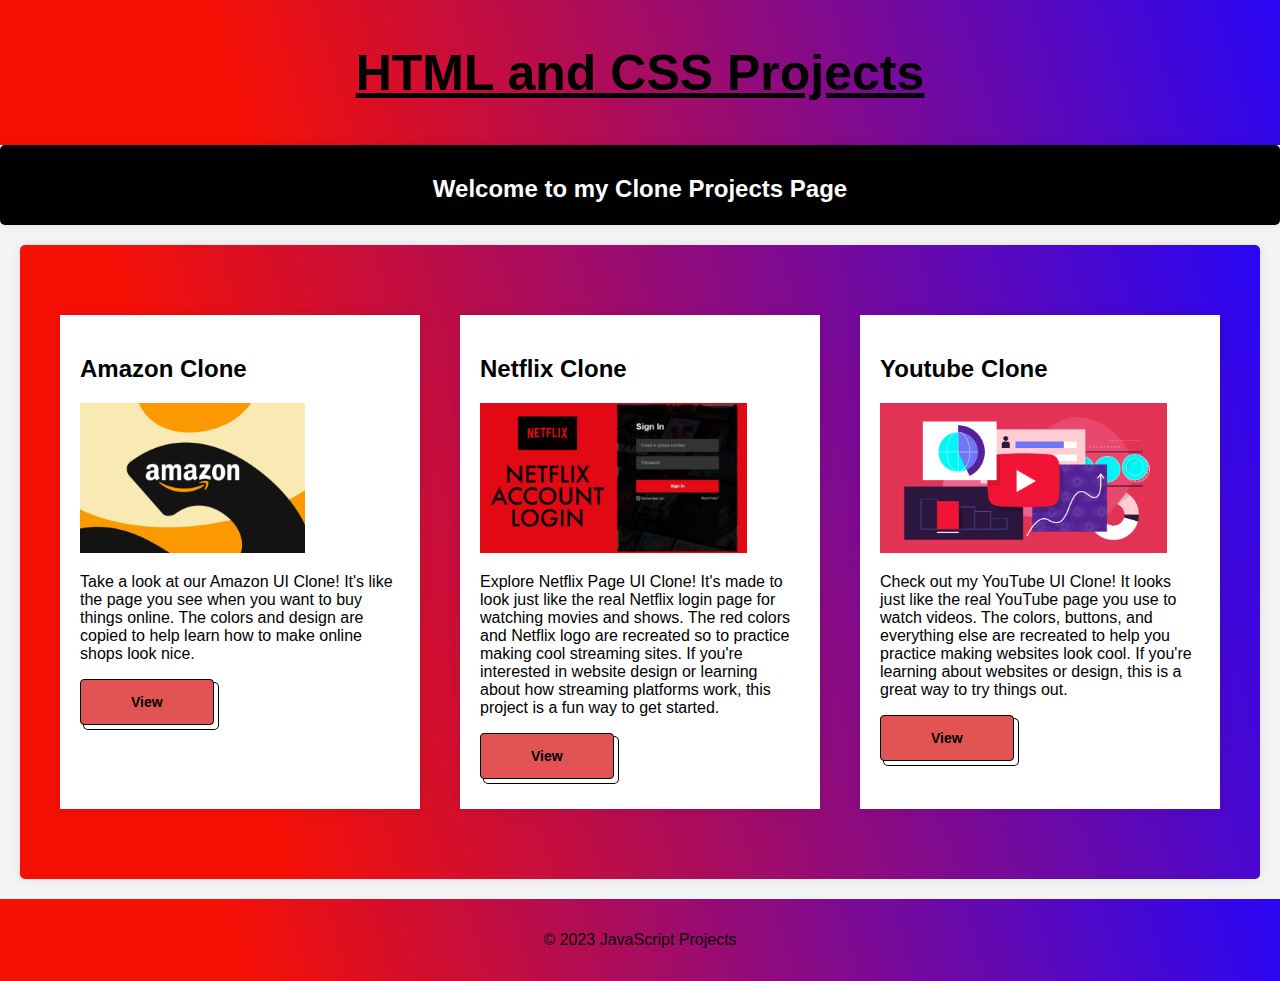
<file: index.html>
<!DOCTYPE html>
<html lang="en">
  <head>
    <meta charset="UTF-8" />
    <meta name="viewport" content="width=device-width, initial-scale=1.0" />
    <title>Clone Projects</title>
    <style>
      body {
        font-family: "Arial", sans-serif;
        margin: 0;
        padding: 0;
        background-color: #f4f4f4;
        box-sizing: border-box;
      }

      header {
        background: rgb(41, 6, 245);
        background: linear-gradient(
          254deg,
          rgba(41, 6, 245, 1) 0%,
          rgba(245, 16, 6, 1) 81%
        );
        color: black;
        padding: 10px;
        text-align: center;
        font-size: 25px;
        text-decoration: underline;
      }

      .main {
        padding: 10px;
        text-align: center;
        height: 60px;
        color: white;
        background-color: rgb(0, 0, 0);
        box-shadow: 0 0 10px rgba(0, 0, 0, 0.1);
        border-radius: 5px;
      }
      .projects {
        max-width: 1200px;
        margin: 20px auto;
        padding: 20px;
        background: rgb(41, 6, 245);
        background: linear-gradient(
          254deg,
          rgba(41, 6, 245, 1) 0%,
          rgba(245, 16, 6, 1) 81%
        );
        box-shadow: 0 0 10px rgba(0, 0, 0, 0.1);
        border-radius: 5px;
        display: grid;
        grid-template-columns: 400px 400px 400px;
      }
      .project {
        margin: 50px 20px;
        padding: 20px;
        background-color: #fff;
        box-shadow: 0 0 10px rgba(0, 0, 0, 0.1);
      }

      img {
        height: 150px;
      }
      footer {
        background: rgb(41, 6, 245);
        background: linear-gradient(
          254deg,
          rgba(41, 6, 245, 1) 0%,
          rgba(245, 16, 6, 1) 81%
        );
        color: #090909;
        height: 50px;
        padding: 1em;
        text-align: center;
      }
      /* For screens up to 1200px wide */
      @media only screen and (max-width: 1200px) {
        .projects {
          grid-template-columns: 400px 400px;
        }
      }

      /* For screens up to 800px wide */
      @media only screen and (max-width: 800px) {
        .projects {
          grid-template-columns: 370px 370px;
        }
      }

      /* For screens up to 400px wide (mobile) */
      @media only screen and (max-width: 600px) {
        .projects {
          grid-template-columns: 1fr;
        }
      }

      /* CSS */
      .button-50 {
        appearance: button;
        background-color: rgb(226, 84, 84);
        background-image: none;
        border: 1px solid #000;
        border-radius: 4px;
        box-shadow: #fff 4px 4px 0 0, #000 4px 4px 0 1px;
        box-sizing: border-box;
        color: black;

        cursor: pointer;
        display: inline-block;
        font-family: ITCAvantGardeStd-Bk, Arial, sans-serif;
        font-size: 14px;
        font-weight: 700;
        line-height: 20px;
        margin: 0 5px 10px 0;
        overflow: visible;
        padding: 12px 40px;
        text-align: center;
        text-transform: none;
        touch-action: manipulation;
        user-select: none;
        -webkit-user-select: none;
        vertical-align: middle;
        white-space: nowrap;
      }

      .button-50:focus {
        text-decoration: none;
      }

      .button-50:hover {
        text-decoration: none;
        transform: translate(1px, 1px);
      }

      .button-50:active {
        box-shadow: rgba(0, 0, 0, 0.125) 0 3px 5px inset;
        outline: 0;
      }

      .button-50:not([disabled]):active {
        box-shadow: #fff 2px 2px 0 0, #000 2px 2px 0 1px;
        transform: translate(2px, 2px);
      }

      @media (min-width: 768px) {
        .button-50 {
          padding: 12px 50px;
        }
      }
      a {
        font-size: 15px;
        display: block;
        text-decoration: none;
        cursor: pointer;
        color: black;
        font-weight: bold;
      }
    </style>
  </head>

  <body>
    <header>
      <h1>HTML and CSS Projects</h1>
    </header>

    <main>
      <div class="main">
        <h2>Welcome to my Clone Projects Page</h2>
        <p></p>
      </div>
      <!-- Add your project links or content here -->
      <div class="projects">
        <div class="project">
          <h2>Amazon Clone</h2>
          <img src="./images/amazon.webp" alt="" />
          <p>
            Take a look at our Amazon UI Clone! It's like the page you see when
            you want to buy things online. The colors and design are copied to
            help learn how to make online shops look nice.
          </p>

          <a href="./Amazon clone/index.html" class="button-50" role="button"
            >View</a
          >
        </div>
        <div class="project">
          <h2>Netflix Clone</h2>
          <img src="./images/netflix.jpg" alt="" />
          <p>
            Explore Netflix Page UI Clone! It's made to look just like the real
            Netflix login page for watching movies and shows. The red colors and
            Netflix logo are recreated so to practice making cool streaming
            sites. If you're interested in website design or learning about how
            streaming platforms work, this project is a fun way to get started.
          </p>

          <a href="./Netflix Clone/index.html" class="button-50" role="button"
            >View</a
          >
        </div>
        <div class="project">
          <h2>Youtube Clone</h2>
          <img src="./images/youtube-users.png" alt="" />
          <p>
            Check out my YouTube UI Clone! It looks just like the real YouTube
            page you use to watch videos. The colors, buttons, and everything
            else are recreated to help you practice making websites look cool.
            If you're learning about websites or design, this is a great way to
            try things out.
          </p>
          <a href="./youtube clone/index.html" class="button-50" role="button"
            >View</a
          >
        </div>
      </div>
    </main>

    <footer>
      <p>&copy; 2023 JavaScript Projects</p>
    </footer>
  </body>
</html>
</file>
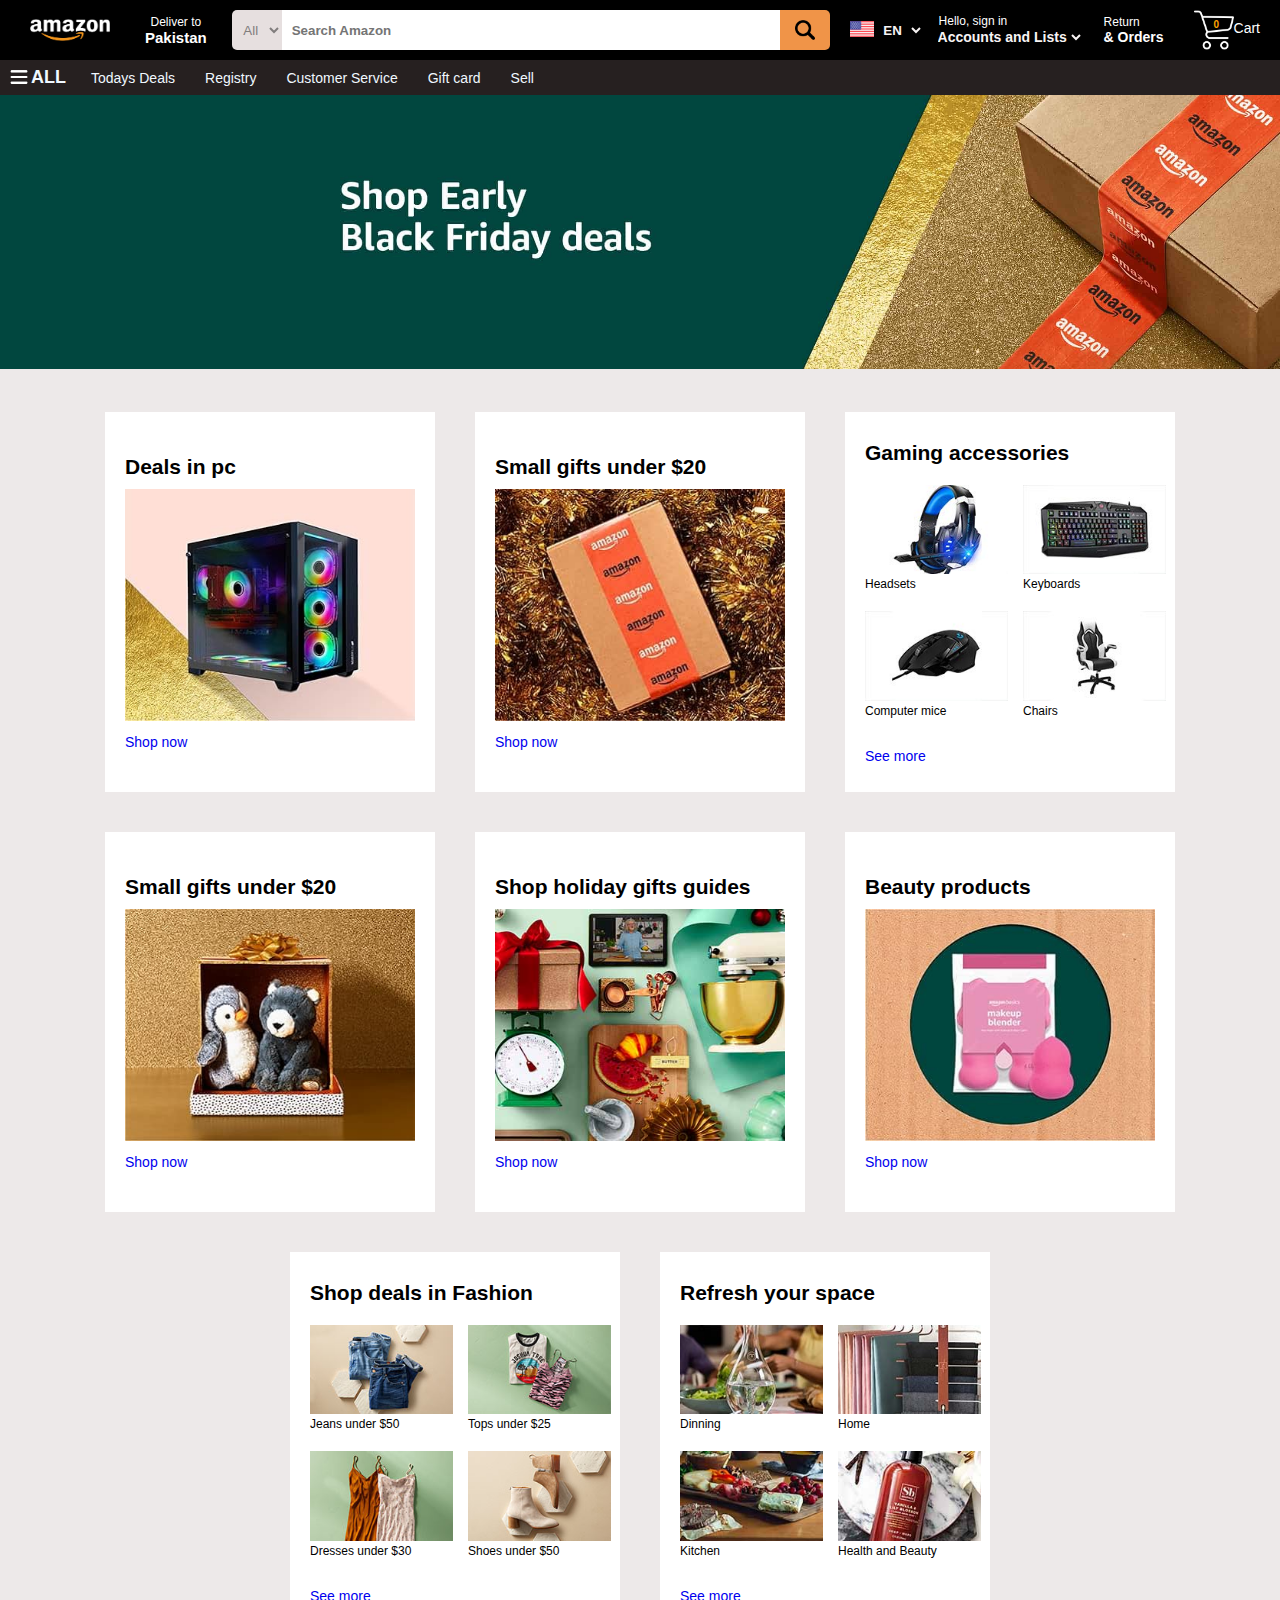
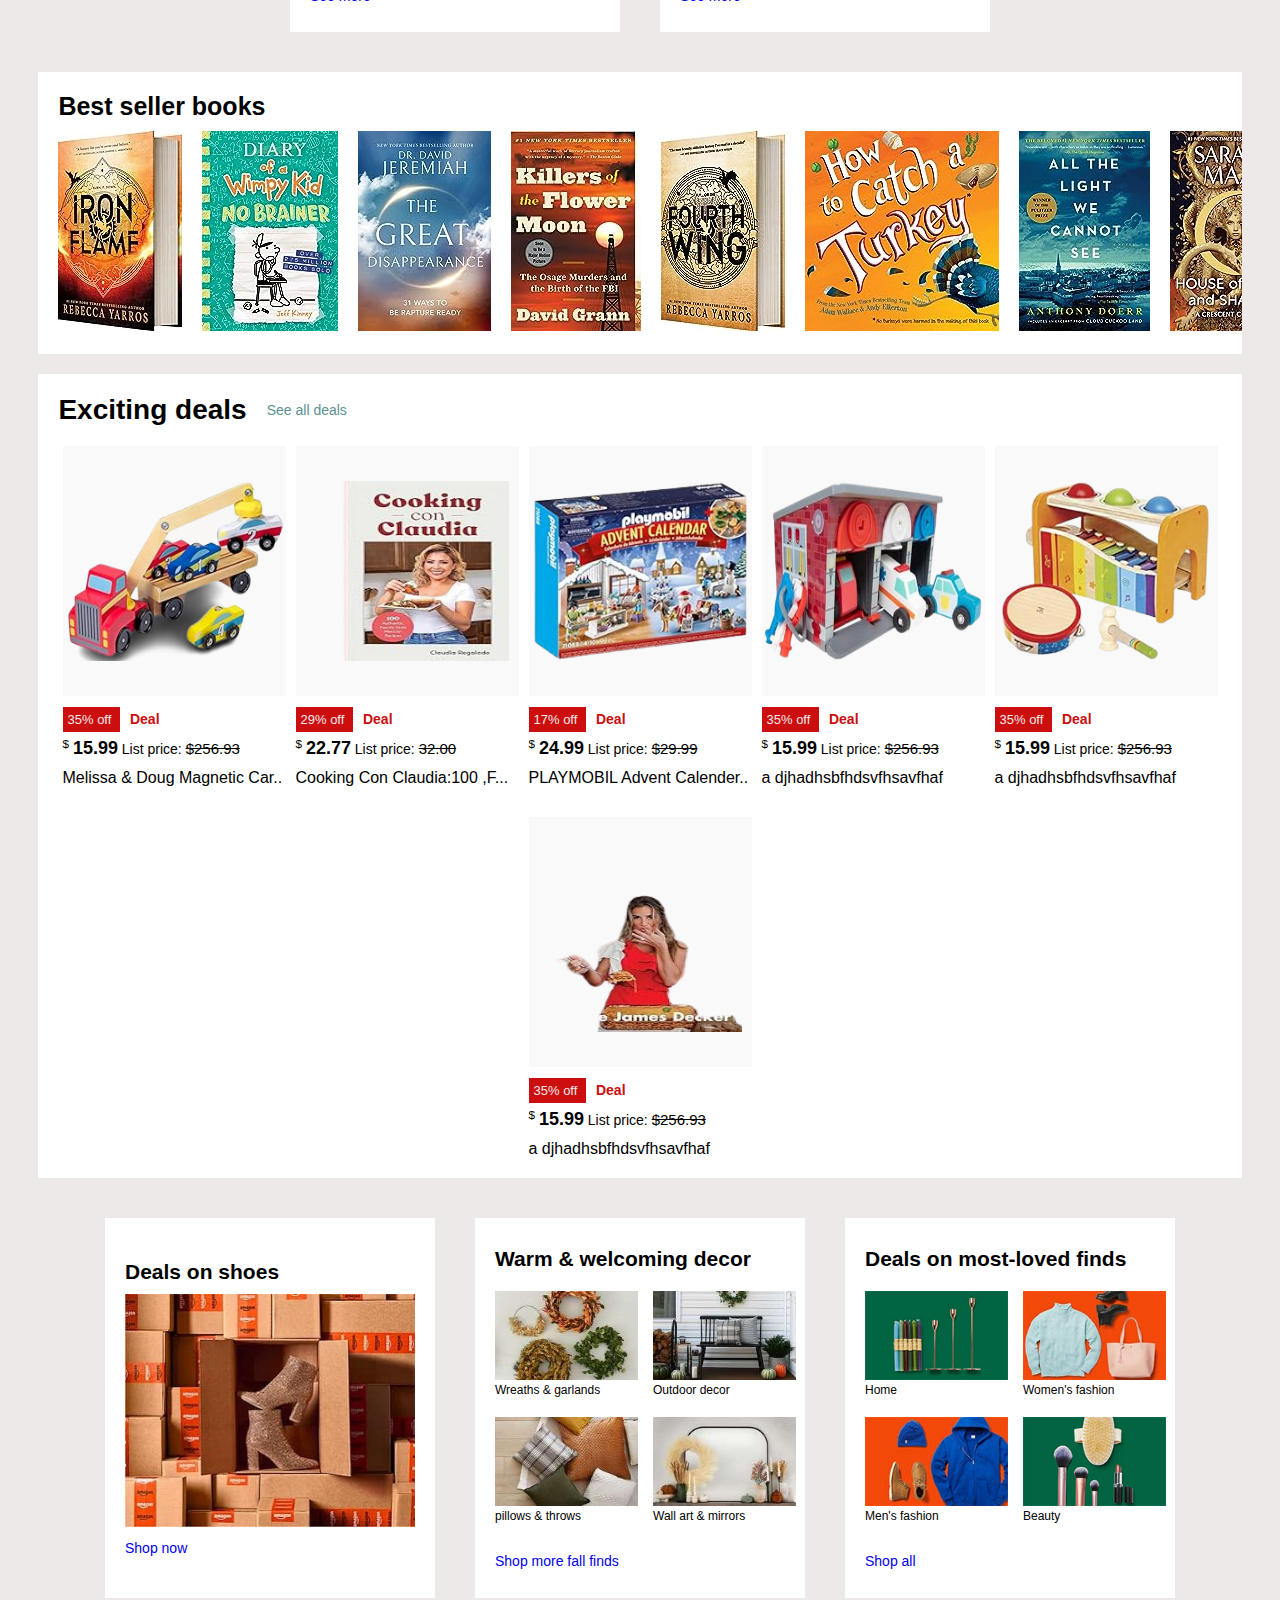
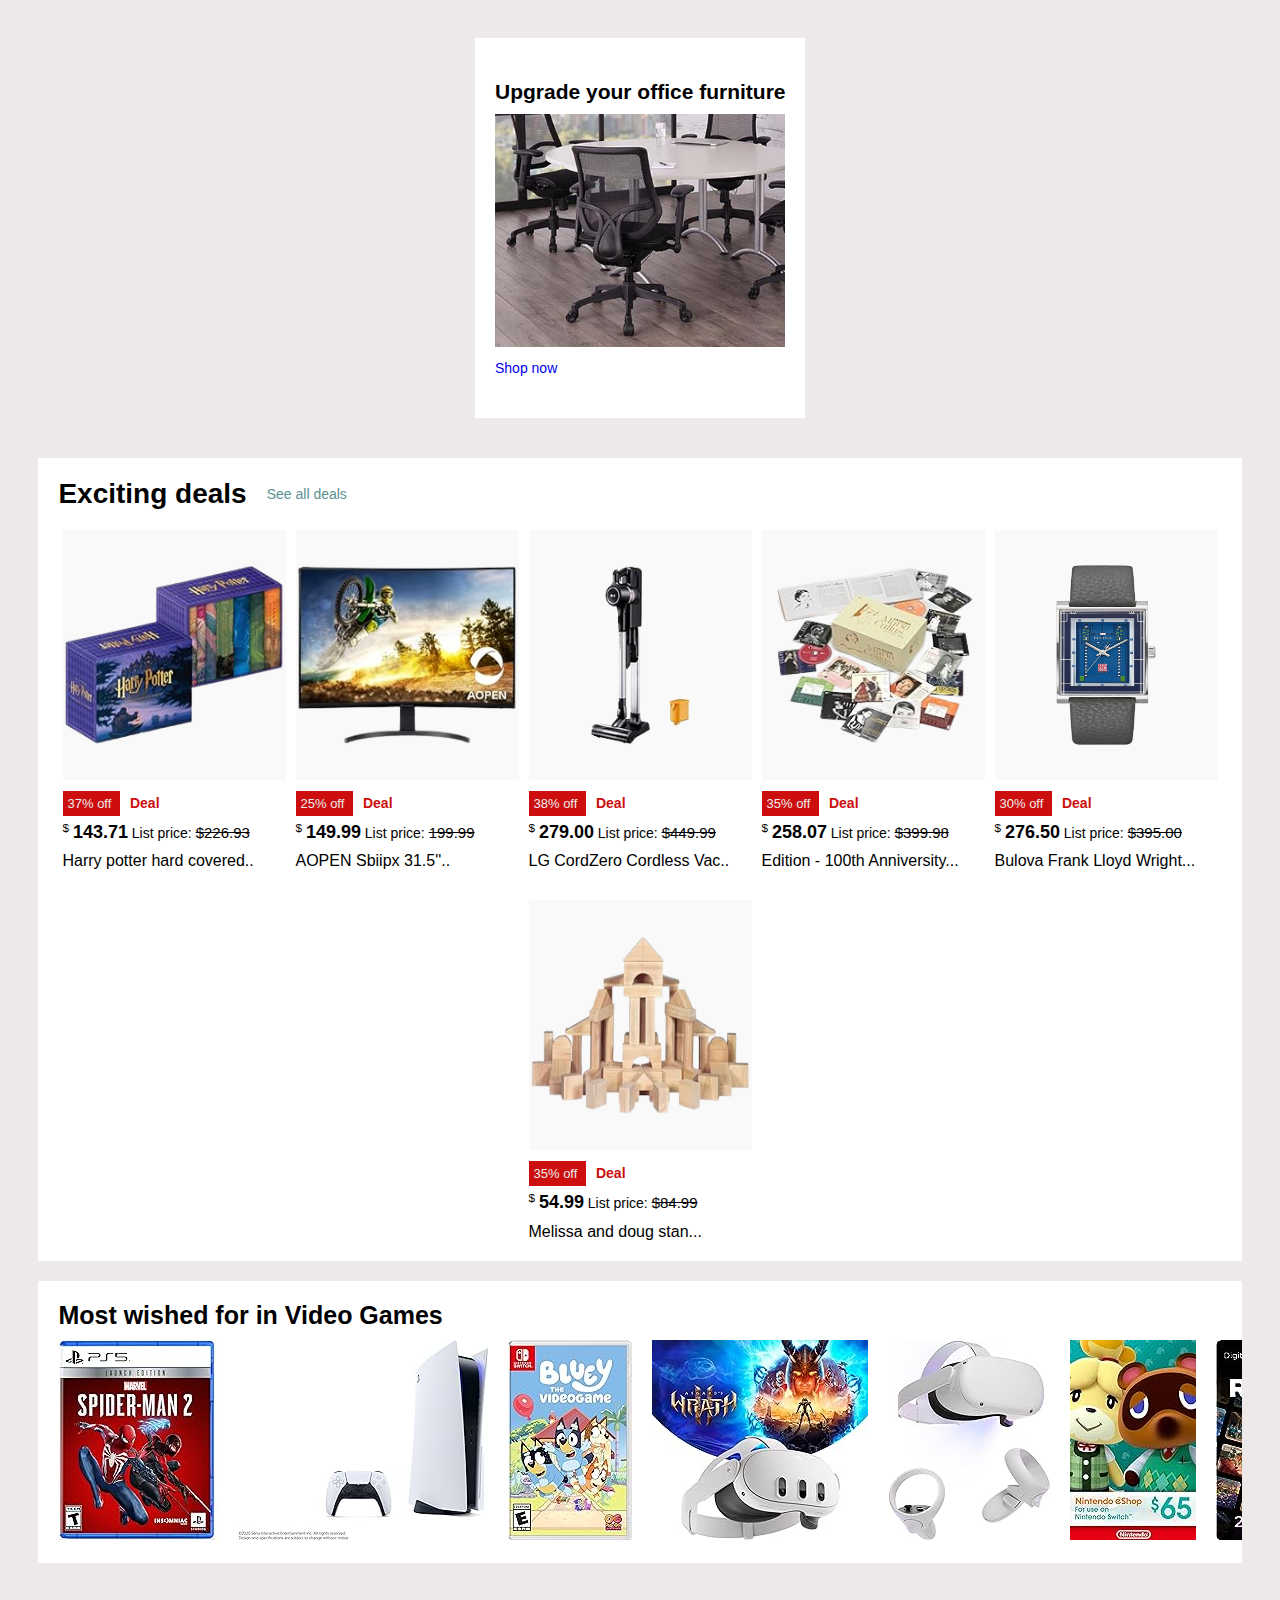
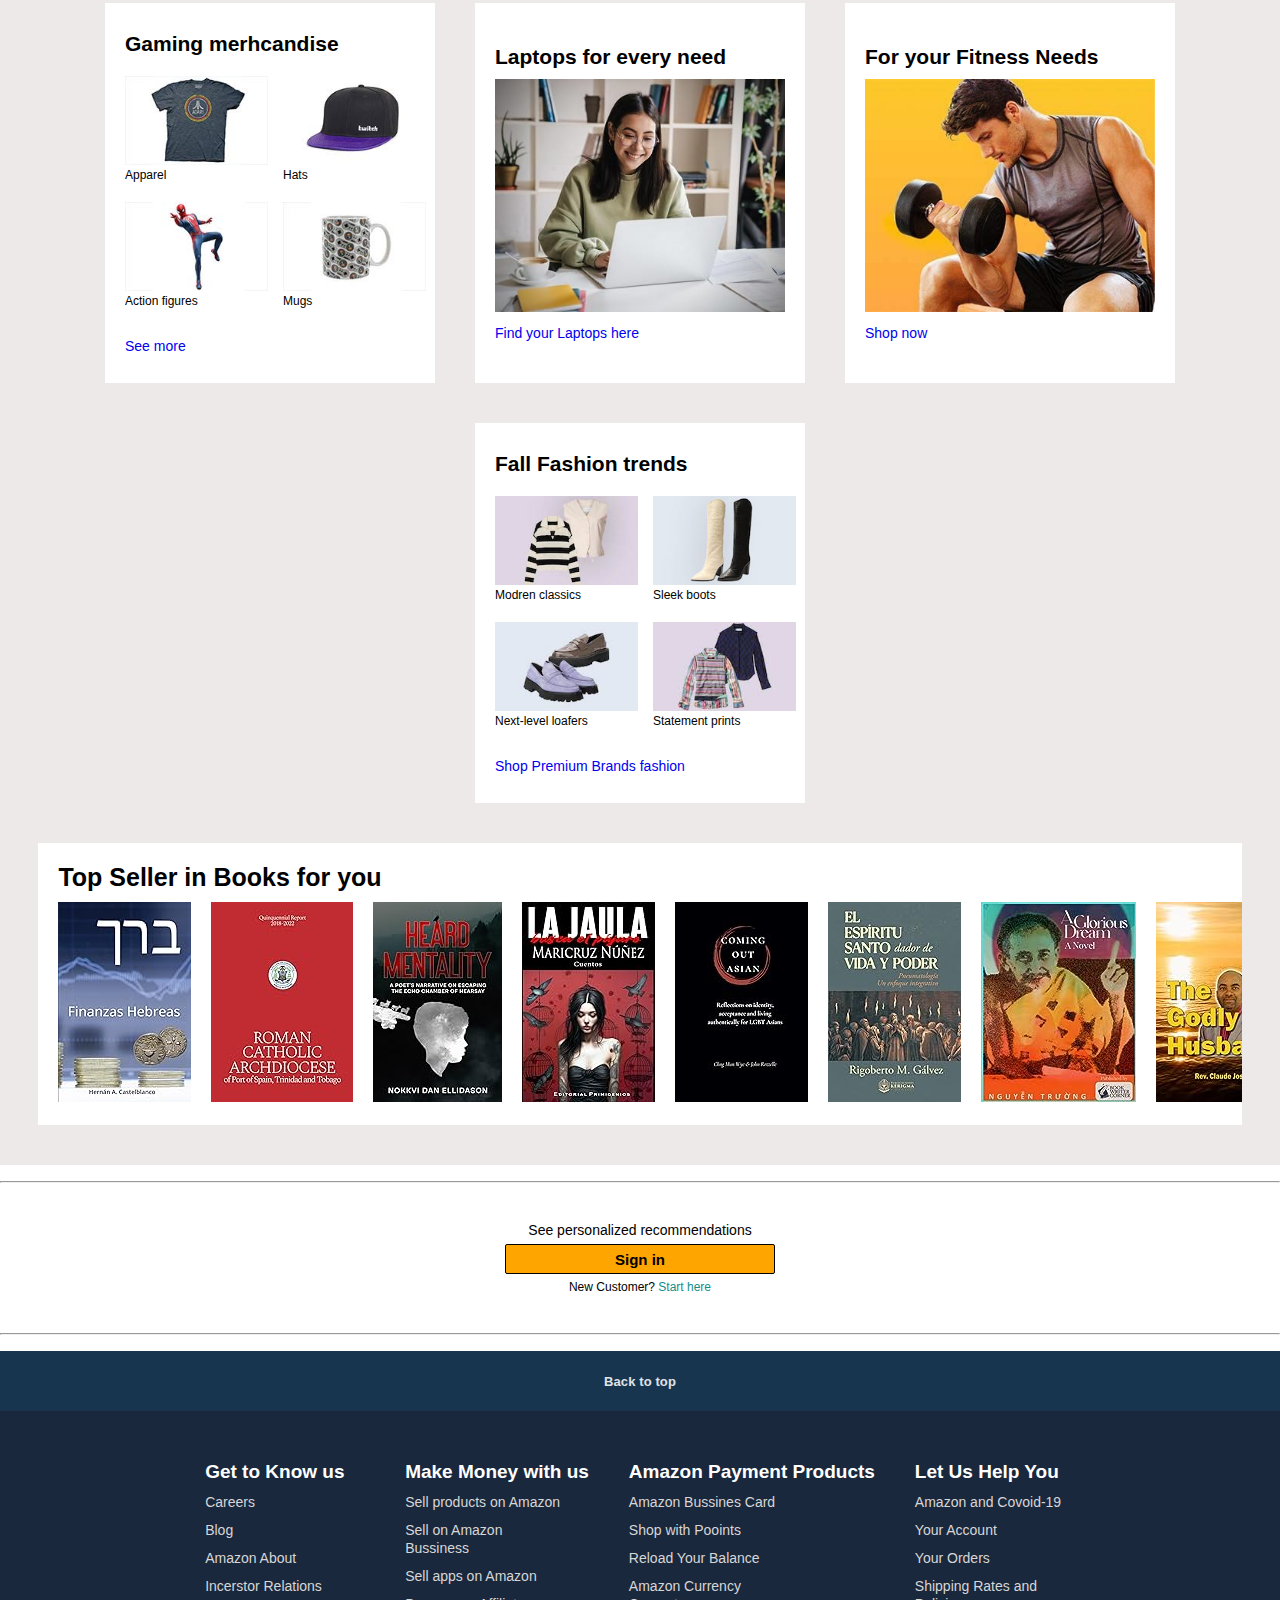
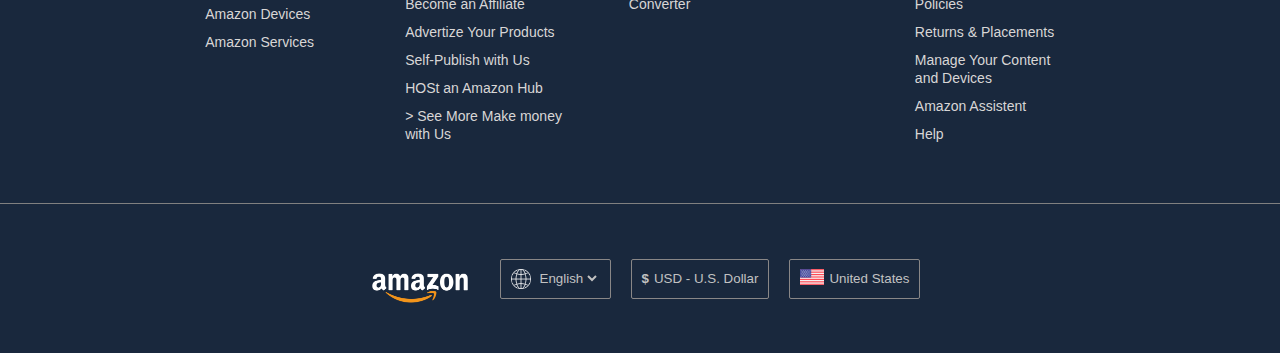
<file: Amazon clone/index.html>
<!DOCTYPE html>
<html lang="en">

<head>
    <meta charset="UTF-8">
    <meta name="viewport" content="width=device-width, initial-scale=1.0">
    <link rel="stylesheet" href="index.css">
    <title>Amazon</title>
</head>

<body>
    <header>
        <div class="h-left">
            <div class="logo h">
                <img src="./images/amazon_logo.png" alt="">
            </div>
            <div class="deliver h">
                <div>
                    <p>
                        Deliver to
                    </p>
                </div>
                <div>
                    <span>

                    </span>

                    <h4>
                        Pakistan
                    </h4>
                </div>

            </div>
        </div>


        <div class="h-center">
            <div class="search">
                <select name="all" id="all">
                    <option value="All">All</option>
                </select>
                <input type="text" placeholder="Search Amazon">
                <button style="display: flex;justify-content: center;align-items: center;padding:10px;">
                    <img src="./images/search-interface-symbol (2).png" style="width: 30px;" alt="">
                </button>
            </div>

        </div>


        <div class="h-right">
            <div class="language h">
                <span class="american-logo">
                    <img src="./images/united-states.png" alt="">
                </span>
                <select name="languge" id="language">
                    <option value="En">EN</option>
                </select>
            </div>
            <div class="signin h">
                <p>
                    Hello, sign in
                </p>
                <select name="signin" id="signin">
                    <option value="Accounts and Lists">
                        Accounts and Lists
                    </option>
                </select>
            </div>
            <div class="return h">
                <p>
                    Return
                </p>
                <h6>
                    &#38; Orders
                </h6>
            </div>
            <div class="cart h">
                <span>
                    <img src="./images/shopping-cart.png" alt="">
                </span>
                <h3>
                    &#48;
                </h3>
                <p>
                    Cart
                </p>
            </div>
        </div>
    </header>



    <nav>
        <div class="hamburger nav-item h">

            <span>
                <img src="./images/more.png" alt="">
            </span>
            <h3>
                ALL
            </h3>
        </div>
        <div class="TodaysDeals nav-item h">
            <p>Todays Deals</p>
        </div>
        <div class="Registry nav-item h">
            <p>Registry</p>
        </div>
        <div class="CustomerService nav-item h">
            <p>Customer Service</p>
        </div>
        <div class="Giftcard nav-item h">
            <p>Gift card</p>
        </div>
        <div class="Sell nav-item h">
            <p>Sell</p>
        </div>


    </nav>
    <!-- MAIN BODY OF WEBSITE-->
    <div class="main" style="display: flex;flex-direction: column;gap: 20px;">
        <div class="relative">
            <img src="./images/71cvRGs+pPL._SX3000_.jpg" alt="">
        </div>
        <div class="features">
            <div class="pc feature">
                <h2>
                    Deals in pc
                </h2>
                <span>
                    <img src="./images/pc.jpg" alt="">
                </span>
                <div>
                    <a href="#">Shop now</a>
                </div>
            </div>
            <div class="gifts feature">

                <h2>
                    Small gifts under $20
                </h2>
                <span>
                    <img src="./images/under $20.jpg" alt="">
                </span>
                <div>
                    <a href="#">Shop now</a>
                </div>


            </div>
            <div class="gaming feature">
                <h2>
                    Gaming accessories
                </h2>
                <div class="grid">
                    <div>
                        <a href="#"><img src="./images/headphones.jpg" alt=""></a>
                        <p>Headsets</p>
                    </div>
                    <div>
                        <a href="#"> <img src="./images/keyboard.jpg" alt=""></a>
                        <p>Keyboards</p>
                    </div>

                    <div>
                        <a href="#"><img src="./images/mouse.jpg" alt=""></a>
                        <p>Computer mice</p>
                    </div>
                    <div>
                        <a href="#"> <img src="./images/chairs.jpg" alt=""></a>
                        <p>Chairs</p>
                    </div>


                </div>
                <div>
                    <a href="#">
                        See more
                    </a>
                </div>

            </div>


            <div class="toys feature">

                <h2>
                    Small gifts under $20
                </h2>
                <span>
                    <a href="#"><img src="./images/toys.jpg" alt=""></a>
                </span>
                <div>
                    <a href="#">Shop now</a>
                </div>
            </div>



            <div class="holiday feature">

                <h2>
                    Shop holiday gifts guides
                </h2>
                <span>
                    <a href="#"><img src="./images/holiday.jpg" alt=""></a>
                </span>
                <div>
                    <a href="#">Shop now</a>
                </div>
            </div>


            <div class="Beauty feature">

                <h2>
                    Beauty products
                </h2>
                <span>
                    <a href="#"><img src="./images/beauty.jpg" alt=""></a>
                </span>
                <div>
                    <a href="#">Shop now</a>
                </div>
            </div>


            <div class="fashion-deals feature">
                <h2>
                    Shop deals in Fashion
                </h2>
                <div class="grid">
                    <div>
                        <a href="#"><img src="./images/jeans.jpg" alt=""></a>
                        <p>Jeans under $50</p>
                    </div>
                    <div>
                        <a href="#"> <img src="./images/tops.jpg" alt=""></a>
                        <p>Tops under $25</p>
                    </div>

                    <div>
                        <a href="#"><img src="./images/dresses.jpg" alt=""></a>
                        <p> Dresses under $30</p>
                    </div>
                    <div>
                        <a href="#"> <img src="./images/shoes.jpg" alt=""></a>
                        <p>Shoes under $50 </p>
                    </div>


                </div>
                <div>
                    <a href="#">
                        See more
                    </a>
                </div>

            </div>



            <div class="fashion-deals feature">
                <h2>
                    Refresh your space
                </h2>
                <div class="grid">
                    <div>
                        <a href="#"><img src="./images/dinning.jpg" alt=""></a>
                        <p>Dinning</p>
                    </div>
                    <div>
                        <a href="#"> <img src="./images/Home.jpg" alt=""></a>
                        <p>Home</p>
                    </div>

                    <div>
                        <a href="#"><img src="./images/Kitchen.jpg" alt=""></a>
                        <p> Kitchen</p>
                    </div>
                    <div>
                        <a href="#"> <img src="./images/Health.jpg" alt=""></a>
                        <p>Health and Beauty </p>
                    </div>
                </div>
                <div>
                    <a href="#">
                        See more
                    </a>
                </div>

            </div>

        </div>

        <div class="best-seller-books">
            <div>
                <h2>Best seller books</h2>
            </div>
            <div class="best-sellers">
                <div class="best-seller-book">
                    <a href="3">
                        <img src="./images/b1.jpg" alt="">
                    </a>
                </div>
                <div class="best-seller-book">
                    <a href="3">
                        <img src="./images/b2.jpg" alt="">
                    </a>
                </div>
                <div class="best-seller-book">
                    <a href="3">
                        <img src="./images/b3.jpg" alt="">
                    </a>
                </div>
                <div class="best-seller-book">
                    <a href="3">
                        <img src="./images/b4.jpg" alt="">
                    </a>
                </div>
                <div class="best-seller-book">
                    <a href="3">
                        <img src="./images/b5.jpg" alt="">
                    </a>
                </div>
                <div class="best-seller-book">
                    <a href="3">
                        <img src="./images/b6.jpg" alt="">
                    </a>
                </div>
                <div class="best-seller-book">
                    <a href="3">
                        <img src="./images/b7.jpg" alt="">
                    </a>
                </div>
                <div class="best-seller-book">
                    <a href="3">
                        <img src="./images/b8.jpg" alt="">
                    </a>
                </div>
                <div class="best-seller-book">
                    <a href="3">
                        <img src="./images/b9.jpg" alt="">
                    </a>
                </div>
            </div>
        </div>



        <div class="exciting-deals">

            <div class="excitingdeal">

                <div class="edeals-words">
                    <h1>Exciting deals</h1>
                    <span><a href="#">See all deals</a></span>
                </div>

                <div class="boxes">
                    <div class="box">
                        <div class="img">
                            <img src="./images/d1.png" alt="">

                        </div>
                        <div class="description">
                            <p class="offer">
                                <span>
                                    35% off
                                </span>
                                Deal
                            </p>
                            <p class="p-details">
                                <sup class="dollarsign">$</sup>
                                <span class="price">15.99</span>
                                List price:
                                <span class="oldprice">$256.93</span>
                            </p>
                            <p class="title">
                                Melissa & Doug Magnetic Car..
                            </p>
                        </div>
                    </div>


                    <div class="box">
                        <div class="img">
                            <img src="./images/d2-removebg-preview.png" alt="">

                        </div>
                        <div class="description">
                            <p class="offer">
                                <span>
                                    29% off
                                </span>
                                Deal
                            </p>
                            <p class="p-details">
                                <sup class="dollarsign">$</sup>
                                <span class="price">22.77</span>
                                List price:
                                <span class="oldprice">32.00</span>
                            </p>
                            <p class="title">
                                Cooking Con Claudia:100 ,F...
                            </p>
                        </div>
                    </div>
                    <div class="box">
                        <div class="img">
                            <img src="./images/d3-removebg-preview.png" alt="">

                        </div>
                        <div class="description">
                            <p class="offer">
                                <span>
                                    17% off
                                </span>
                                Deal
                            </p>
                            <p class="p-details">
                                <sup class="dollarsign">$</sup>
                                <span class="price">24.99</span>
                                List price:
                                <span class="oldprice">$29.99</span>
                            </p>
                            <p class="title">
                                PLAYMOBIL Advent Calender..
                            </p>
                        </div>
                    </div>

                    <div class="box">
                        <div class="img">
                            <img src="./images/d4-removebg-preview.png" alt="">

                        </div>
                        <div class="description">
                            <p class="offer">
                                <span>
                                    35% off
                                </span>
                                Deal
                            </p>
                            <p class="p-details">
                                <sup class="dollarsign">$</sup>
                                <span class="price">15.99</span>
                                List price:
                                <span class="oldprice">$256.93</span>
                            </p>
                            <p class="title">
                                a djhadhsbfhdsvfhsavfhaf
                            </p>
                        </div>
                    </div>

                    <div class="box">
                        <div class="img">
                            <img src="./images/d5-removebg-preview.png" alt="">

                        </div>
                        <div class="description">
                            <p class="offer">
                                <span>
                                    35% off
                                </span>
                                Deal
                            </p>
                            <p class="p-details">
                                <sup class="dollarsign">$</sup>
                                <span class="price">15.99</span>
                                List price:
                                <span class="oldprice">$256.93</span>
                            </p>
                            <p class="title">
                                a djhadhsbfhdsvfhsavfhaf
                            </p>
                        </div>
                    </div>

                    <div class="box">
                        <div class="img">
                            <img src="./images/d6-removebg-preview.png" alt="">

                        </div>
                        <div class="description">
                            <p class="offer">
                                <span>
                                    35% off
                                </span>
                                Deal
                            </p>
                            <p class="p-details">
                                <sup class="dollarsign">$</sup>
                                <span class="price">15.99</span>
                                List price:
                                <span class="oldprice">$256.93</span>
                            </p>
                            <p class="title">
                                a djhadhsbfhdsvfhsavfhaf
                            </p>
                        </div>
                    </div>


                </div>

            </div>
        </div>



        <div class="features">
            <div class="pc feature">
                <h2>
                    Deals on shoes
                </h2>
                <span>
                    <img src="./images/shoes2.jpg" alt="">
                </span>
                <div>
                    <a href="#">Shop now</a>
                </div>
            </div>


            <div class="fashion-deals feature">
                <h2>
                    Warm & welcoming decor
                </h2>
                <div class="grid">
                    <div>
                        <a href="#"><img src="./images/warm.jpg" alt=""></a>
                        <p>Wreaths & garlands</p>
                    </div>
                    <div>
                        <a href="#"> <img src="./images/outdoor.jpg" alt=""></a>
                        <p>Outdoor decor</p>
                    </div>

                    <div>
                        <a href="#"><img src="./images/pillows.jpg" alt=""></a>
                        <p> pillows & throws</p>
                    </div>
                    <div>
                        <a href="#"> <img src="./images/wallart.jpg" alt=""></a>
                        <p>Wall art & mirrors </p>
                    </div>
                </div>
                <div>
                    <a href="#">
                        Shop more fall finds
                    </a>
                </div>

            </div>


            <div class="fashion-deals feature">
                <h2>
                    Deals on most-loved finds
                </h2>
                <div class="grid">
                    <div>
                        <a href="#"><img src="./images/home2.jpg" alt=""></a>
                        <p>Home</p>
                    </div>
                    <div>
                        <a href="#"> <img src="./images/women.jpg" alt=""></a>
                        <p>Women's fashion</p>
                    </div>

                    <div>
                        <a href="#"><img src="./images/men.jpg" alt=""></a>
                        <p> Men's fashion</p>
                    </div>
                    <div>
                        <a href="#"> <img src="./images/beauty2.jpg" alt=""></a>
                        <p>Beauty </p>
                    </div>
                </div>
                <div>
                    <a href="#">
                        Shop all
                    </a>
                </div>

            </div>


            <div class="pc feature">
                <h2>
                    Upgrade your office furniture
                </h2>
                <span>
                    <img src="./images/office.jpg" alt="">
                </span>
                <div>
                    <a href="#">Shop now</a>
                </div>
            </div>
        </div>


        <div class="exciting-deals">

            <div class="excitingdeal">

                <div class="edeals-words">
                    <h1>Exciting deals</h1>
                    <span><a href="#">See all deals</a></span>
                </div>

                <div class="boxes">
                    <div class="box">
                        <div class="img">
                            <img src="./images/dd1-removebg-preview.png" alt="">

                        </div>
                        <div class="description">
                            <p class="offer">
                                <span>
                                    37% off
                                </span>
                                Deal
                            </p>
                            <p class="p-details">
                                <sup class="dollarsign">$</sup>
                                <span class="price">143.71</span>
                                List price:
                                <span class="oldprice">$226.93</span>
                            </p>
                            <p class="title">
                                Harry potter hard covered..
                            </p>
                        </div>
                    </div>


                    <div class="box">
                        <div class="img">
                            <img src="./images/dd2-removebg-preview.png" alt="">

                        </div>
                        <div class="description">
                            <p class="offer">
                                <span>
                                    25% off
                                </span>
                                Deal
                            </p>
                            <p class="p-details">
                                <sup class="dollarsign">$</sup>
                                <span class="price">149.99</span>
                                List price:
                                <span class="oldprice">199.99</span>
                            </p>
                            <p class="title">
                                AOPEN Sbiipx 31.5''..
                            </p>
                        </div>
                    </div>
                    <div class="box">
                        <div class="img">
                            <img src="./images/dd3-removebg-preview.png" alt="" style="width: 100px;">

                        </div>
                        <div class="description">
                            <p class="offer">
                                <span>
                                    38% off
                                </span>
                                Deal
                            </p>
                            <p class="p-details">
                                <sup class="dollarsign">$</sup>
                                <span class="price">279.00</span>
                                List price:
                                <span class="oldprice">$449.99</span>
                            </p>
                            <p class="title">
                                LG CordZero Cordless Vac..
                            </p>
                        </div>
                    </div>

                    <div class="box">
                        <div class="img">
                            <img src="./images/dd4-removebg-preview.png" alt="">

                        </div>
                        <div class="description">
                            <p class="offer">
                                <span>
                                    35% off
                                </span>
                                Deal
                            </p>
                            <p class="p-details">
                                <sup class="dollarsign">$</sup>
                                <span class="price">258.07</span>
                                List price:
                                <span class="oldprice">$399.98</span>
                            </p>
                            <p class="title">
                                Edition - 100th Anniversity...
                            </p>
                        </div>
                    </div>

                    <div class="box">
                        <div class="img">
                            <img src="./images/dd5-removebg-preview.png" style="width: 100px;" alt="">

                        </div>
                        <div class="description">
                            <p class="offer">
                                <span>
                                    30% off
                                </span>
                                Deal
                            </p>
                            <p class="p-details">
                                <sup class="dollarsign">$</sup>
                                <span class="price">276.50</span>
                                List price:
                                <span class="oldprice">$395.00</span>
                            </p>
                            <p class="title">
                                Bulova Frank Lloyd Wright...
                            </p>
                        </div>
                    </div>

                    <div class="box">
                        <div class="img">
                            <img src="./images/dd6-removebg-preview.png" alt="">

                        </div>
                        <div class="description">
                            <p class="offer">
                                <span>
                                    35% off
                                </span>
                                Deal
                            </p>
                            <p class="p-details">
                                <sup class="dollarsign">$</sup>
                                <span class="price">54.99</span>
                                List price:
                                <span class="oldprice">$84.99</span>
                            </p>
                            <p class="title">
                                Melissa and doug stan...
                            </p>
                        </div>
                    </div>


                </div>

            </div>
        </div>

        <div class="best-seller-books">
            <div>
                <h2>Most wished for in Video Games </h2>
            </div>
            <div class="best-sellers">
                <div class="best-seller-book">
                    <a href="3">
                        <img src="./images/vg1.jpg" alt="">
                    </a>
                </div>
                <div class="best-seller-book">
                    <a href="3">
                        <img src="./images/vg2.jpg" alt="">
                    </a>
                </div>
                <div class="best-seller-book">
                    <a href="3">
                        <img src="./images/vg3.jpg" alt="">
                    </a>
                </div>
                <div class="best-seller-book">
                    <a href="3">
                        <img src="./images/vg4.jpg" alt="">
                    </a>
                </div>
                <div class="best-seller-book">
                    <a href="3">
                        <img src="./images/vg5.jpg" alt="">
                    </a>
                </div>
                <div class="best-seller-book">
                    <a href="3">
                        <img src="./images/vg6.jpg" alt="">
                    </a>
                </div>
                <div class="best-seller-book">
                    <a href="3">
                        <img src="./images/vg7.jpg" alt="">
                    </a>
                </div>
                <div class="best-seller-book">
                    <a href="3">
                        <img src="./images/vg8.jpg" alt="">
                    </a>
                </div>
                <div class="best-seller-book">
                    <a href="3">
                        <img src="./images/vg9.jpg" alt="">
                    </a>
                </div>
            </div>
        </div>

        <div class="features">
            <div class="fashion-deals feature">
                <h2>
                    Gaming merhcandise
                </h2>
                <div class="grid">
                    <div>
                        <a href="#"><img src="./images/apparel.jpg" alt=""></a>
                        <p>Apparel</p>
                    </div>
                    <div>
                        <a href="#"> <img src="./images/hats.jpg" alt=""></a>
                        <p>Hats</p>
                    </div>

                    <div>
                        <a href="#"><img src="./images/action.jpg" alt=""></a>
                        <p> Action figures</p>
                    </div>
                    <div>
                        <a href="#"> <img src="./images/mugs.jpg" alt=""></a>
                        <p>Mugs </p>
                    </div>
                </div>
                <div>
                    <a href="#">
                        See more
                    </a>
                </div>

            </div>


            <div class="pc feature">
                <h2>
                   Laptops for every need
                </h2>
                <span>
                    <img src="./images/laptop.jpg" alt="">
                </span>
                <div>
                    <a href="#">Find your Laptops here</a>
                </div>
            </div>

            <div class="pc feature">
                <h2>
                    For your Fitness Needs
                </h2>
                <span>
                    <img src="./images/fitness.jpg" alt="">
                </span>
                <div>
                    <a href="#">Shop now</a>
                </div>
            </div>


            <div class="fashion-deals feature">
                <h2>
                  Fall Fashion trends
                </h2>
                <div class="grid">
                    <div>
                        <a href="#"><img src="./images/modren.jpg" alt=""></a>
                        <p>Modren classics</p>
                    </div>
                    <div>
                        <a href="#"> <img src="./images/sleek.jpg" alt=""></a>
                        <p>Sleek boots</p>
                    </div>

                    <div>
                        <a href="#"><img src="./images/nextlvl.jpg" alt=""></a>
                        <p>Next-level loafers</p>
                    </div>
                    <div>
                        <a href="#"> <img src="./images/statement.jpg" alt=""></a>
                        <p>Statement prints </p>
                    </div>
                </div>
                <div>
                    <a href="#">
                        Shop Premium Brands fashion
                    </a>
                </div>

            </div>


           
        </div>

        <div class="best-seller-books">
            <div>
                <h2>Top Seller in Books for you </h2>
            </div>
            <div class="best-sellers">
                <div class="best-seller-book">
                    <a href="3">
                        <img src="./images/bb1.jpg" alt="">
                    </a>
                </div>
                <div class="best-seller-book">
                    <a href="3">
                        <img src="./images/bb2.jpg" alt="">
                    </a>
                </div>
                <div class="best-seller-book">
                    <a href="3">
                        <img src="./images/bb3.jpg" alt="">
                    </a>
                </div>
                <div class="best-seller-book">
                    <a href="3">
                        <img src="./images/bb4.jpg" alt="">
                    </a>
                </div>
                <div class="best-seller-book">
                    <a href="3">
                        <img src="./images/bb5.jpg" alt="">
                    </a>
                </div>
                <div class="best-seller-book">
                    <a href="3">
                        <img src="./images/bb6.jpg" alt="">
                    </a>
                </div>
                <div class="best-seller-book">
                    <a href="3">
                        <img src="./images/bb7.jpg" alt="">
                    </a>
                </div>
                <div class="best-seller-book">
                    <a href="3">
                        <img src="./images/bb8.jpg" alt="">
                    </a>
                </div>
                <div class="best-seller-book">
                    <a href="3">
                        <img src="./images/bb9.jpg" alt="">
                    </a>
                </div>
                <div class="best-seller-book">
                    <a href="3">
                        <img src="./images/bb10.jpg" alt="">
                    </a>
                </div>
                <div class="best-seller-book">
                    <a href="3">
                        <img src="./images/bb11.jpg" alt="">
                    </a>
                </div>
                
            </div>
        </div>
    </div>
    <footer>
        <br>
        <hr>
        <div class="f-signin">
            <p>
                See personalized recommendations
            </p>
            <button>
                Sign in
            </button>
            <p class="cust">
                New Customer?
               <a href="#">
                Start here
               </a>
            </p>
        </div>
        <hr>
        <br>
        <div class="toplink">
            <a href="#">
                Back to top
            </a>
        </div>
        <div class="options">
            <div class="knowus">
                <div>
                    <h3>
                        Get to Know us
                    </h3>
                </div>
                <div>
                    <ul>
                        <li><a href="#">Careers</a></li>
                        <li><a href="#">Blog</a></li>
                        <li><a href="#">Amazon About</a></li>
                        <li><a href="#">Incerstor Relations</a></li>
                        <li><a href="#">Amazon Devices</a></li>
                        <li><a href="#">Amazon Services</a></li>
                    </ul>
                </div>
            </div>

            <div class="Makemoney">
                <div>
                    <h3>
                       Make Money with us
                    </h3>
                </div>
                <div>
                    <ul>
                        <li><a href="#">Sell products on Amazon</a></li>
                        <li><a href="#">Sell on Amazon Bussiness</a></li>
                        <li><a href="#">Sell apps on Amazon </a></li>
                        <li><a href="#">Become an Affiliate </a></li>
                        <li><a href="#">Advertize Your Products </a></li>
                        <li><a href="#">Self-Publish with Us</a></li>
                        <li><a href="#">HOSt an Amazon Hub</a></li>
                        <li><a href="#">> See More Make money with Us</a></li>

                    </ul>
                </div>
            </div>

            <div class="Payments">
                <div>
                    <h3>
                       Amazon Payment Products
                    </h3>
                </div>
                <div>
                    <ul>
                        <li><a href="#">Amazon Bussines Card</a></li>
                        <li><a href="#">Shop with Pooints</a></li>
                        <li><a href="#">Reload Your Balance </a></li>
                        <li><a href="#">Amazon Currency Converter </a></li>
                    </ul>
                </div>
            </div>

            <div class="yourinfo">
                <div>
                    <h3>
                      Let Us Help You
                    </h3>
                </div>
                <div>
                    <ul>
                        <li><a href="#">Amazon and Covoid-19</a></li>
                        <li><a href="#">Your Account</a></li>
                        <li><a href="#">Your Orders </a></li>
                        <li><a href="#">Shipping Rates and Policies </a></li>
                        <li><a href="#">Returns & Placements</a></li>
                        <li><a href="#">Manage Your Content and Devices</a></li>
                        <li><a href="#">Amazon Assistent</a></li>
                        <li><a href="#">Help</a></li>
                    </ul>
                </div>
            </div>


        </div>

        <div class="space">
            <div class="amazon">
                <img src="./images/amazon_logo.png" alt="">
            </div>
           <div class="buttons">
            
            <button>
                <img src="./images/globe.png" style="width: 20px;">
                <select name="English" id="english">
                    <option value="">English</option>
                </select>
            </button>
            <button>
                <strong>$</strong>
                <span>USD - U.S. Dollar</span>

            </button>
            <button>
                <span>
                    <img src="./images/united-states.png" alt="">
                </span>
                <span>
                    United States
                </span>
            </button>
           </div>
        </div>
           
        </div>

    </footer>



</body>

</html>
</file>
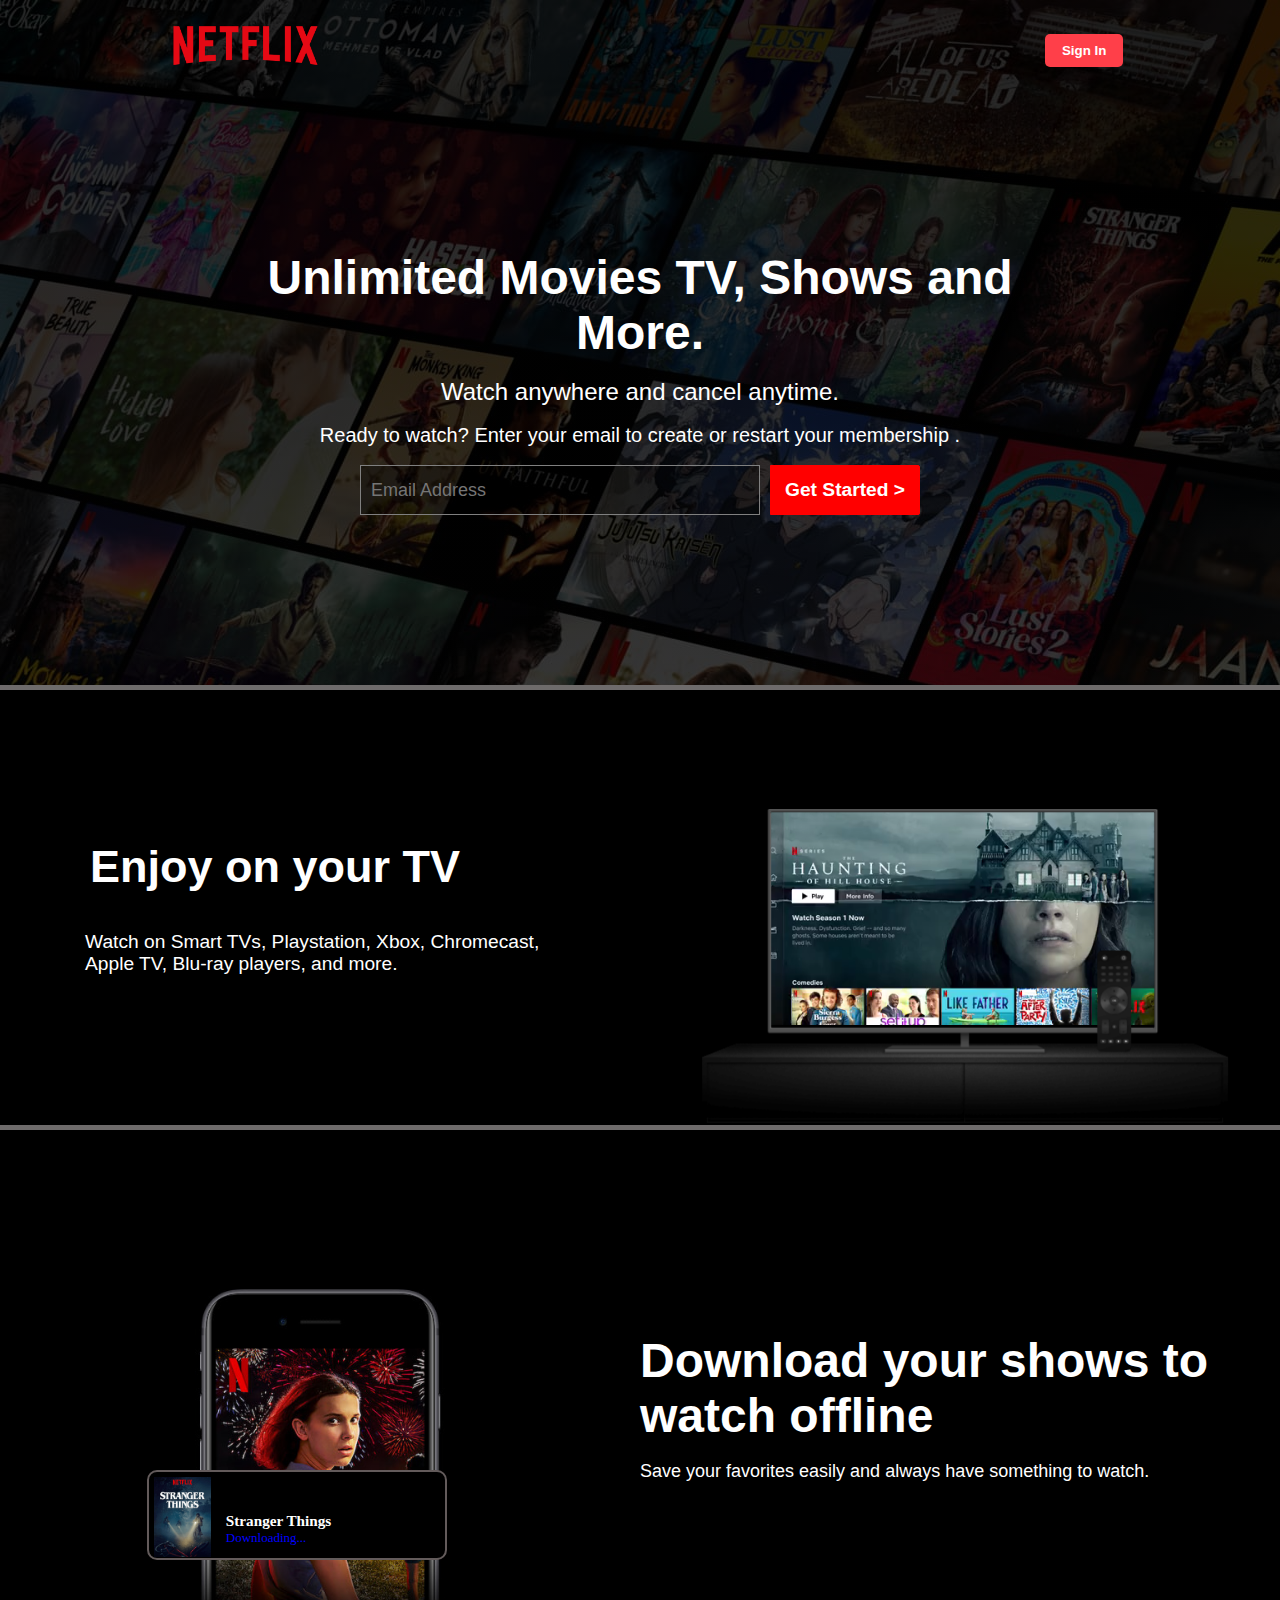
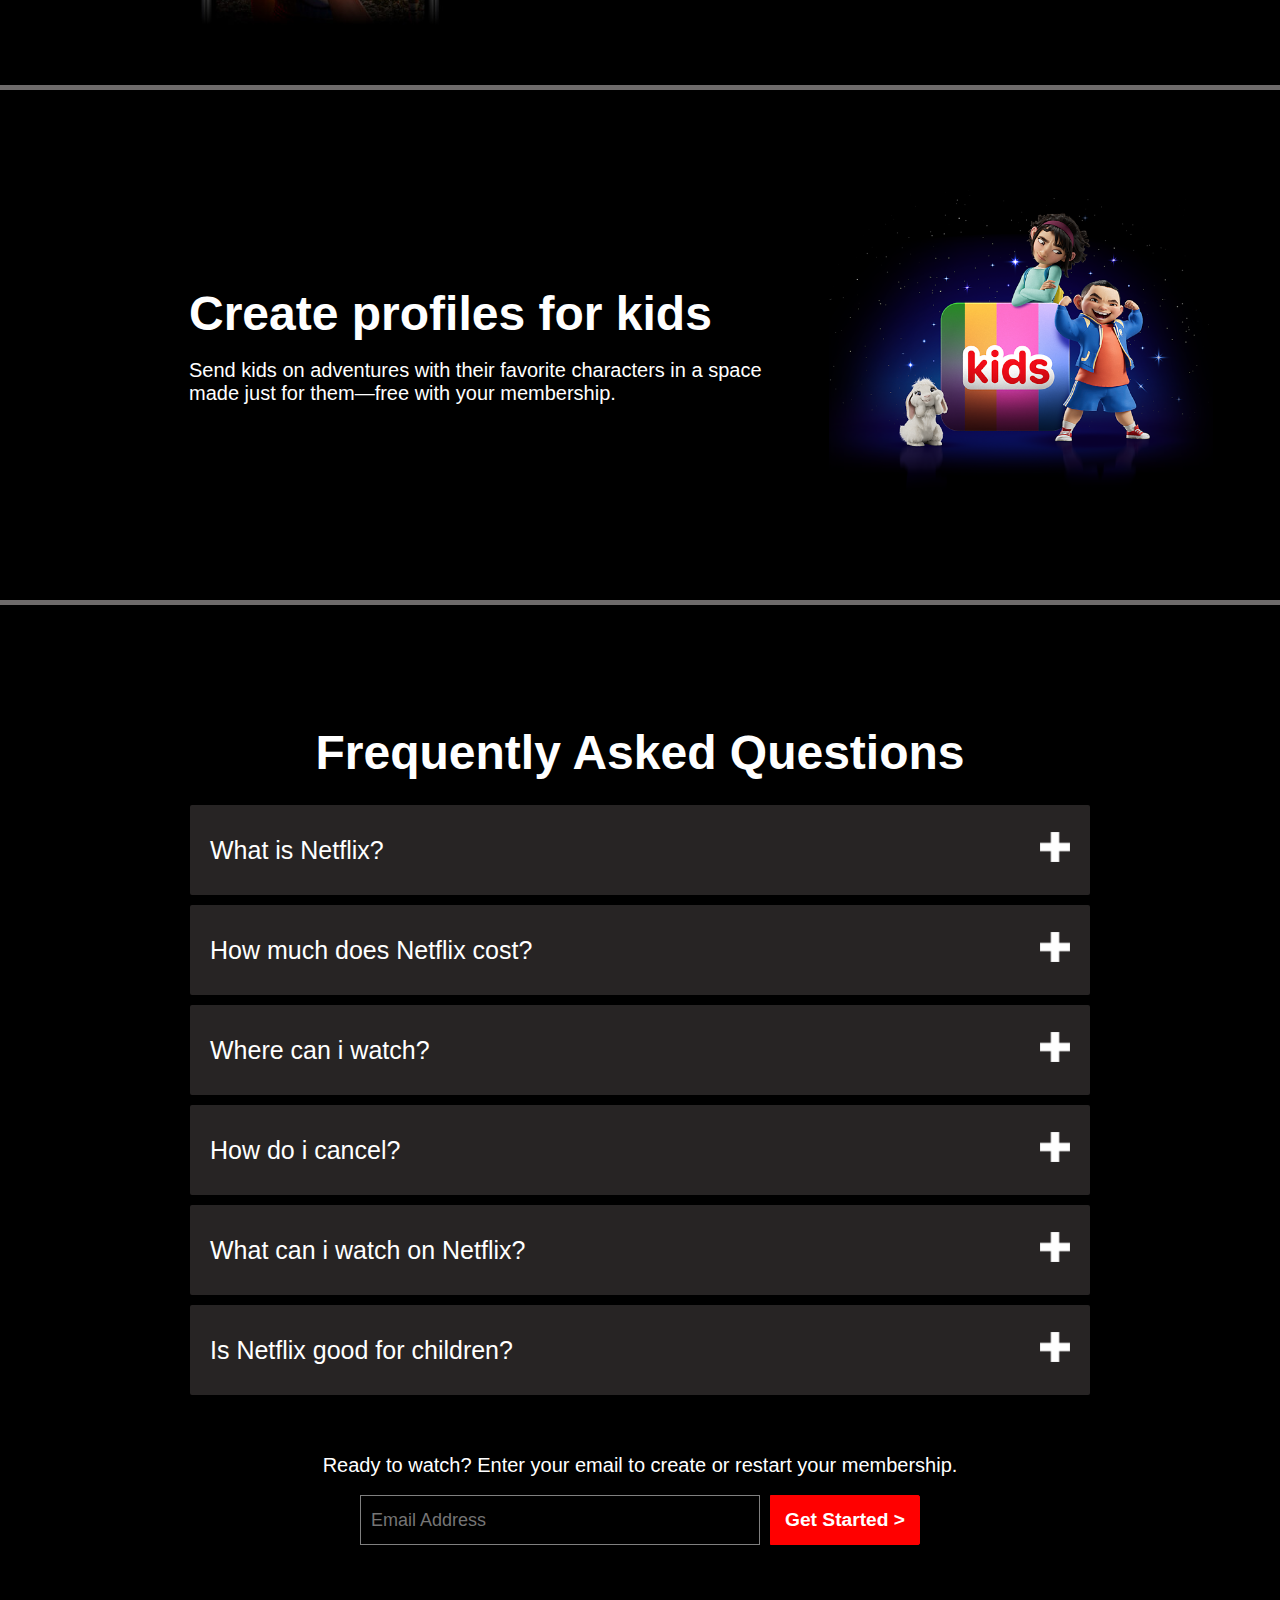
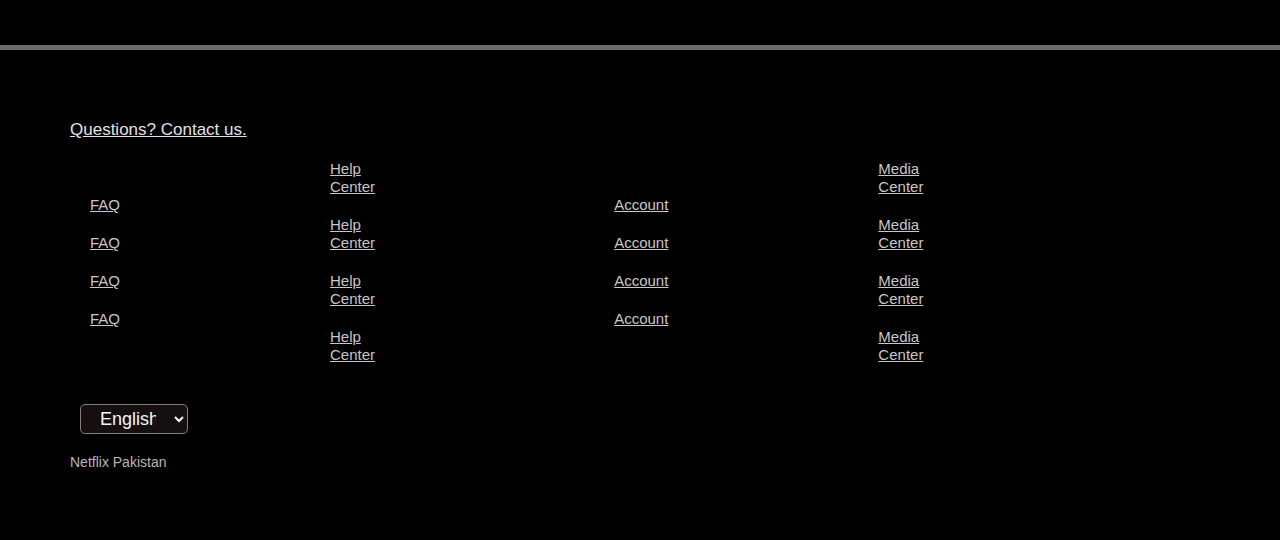
<file: Netflix Clone/index.html>
<!DOCTYPE html>
<html lang="en">

<head>
    <link rel="stylesheet" href="styles/style.css">
    <meta charset="UTF-8">
    <meta name="viewport" content="width=device-width, initial-scale=1.0">
    <title>Netflix</title>
</head>

<body>

    <header>
        <div class="h-container">
            <div>
                <img src="./images/2Netflix-logo-red-black-png.png" alt="logo">
            </div>
            <div>
                <button class="h-button">Sign In</button>
            </div>
        </div>
    </header>


    <div class="main" style="display: flex;flex-direction: column;">

        <!-- 
        <<<<<<<<<<<<<<<<<<<<<<<FIRST SECTION>>>>>>>>>>>>>>>>>>>>>>>>>>> -->



        <div class="sect1 main-content">
            <div class="items">
                <div class="main-heading">
                    <h1>
                        Unlimited Movies TV, Shows and More.
                    </h1>
                </div>
                <div class="main-para1">
                    <p>
                        Watch anywhere and cancel anytime.
                    </p>
                </div>
                <div class="main-para2">
                    <p class="heading">Ready to watch? Enter your email to create or restart your membership .</p>
                </div>

                <div class="main-form">

                    <form action="email" method="post">

                        <input type="email" name="tayyab" id="input" placeholder="Email Address">

                        <button>Get Started ></button>

                    </form>
                </div>


            </div>
        </div>



        <!-- <<<<<<<<<<<<<<<<<<<<<<<SECOND SECTION>>>>>>>>>>>>>>>>>>>>>>>>>>> -->

        <div class="sect2 main-content">
            <div class="second" id="second">
                <div class="content">

                    <div class="main-heading">
                        <h1>
                            Enjoy on your TV
                        </h1>
                    </div>
                    <div class="main-para1">
                        <p>
                            Watch on Smart TVs, Playstation, Xbox, Chromecast, Apple TV, Blu-ray players, and more.
                        </p>
                    </div>



                </div>

                <div class="tv">
                    <div class="img1">
                        <img src="./images/tv.png" alt="">
                        <div class="img2">
                            <video src="./images/video-tv.m4v" autoplay>
                            </video>
                        </div>
                    </div>
                </div>
            </div>
        </div>




        <!-- <<<<<<<<<<<<<<<<<<<<<<<THIRD SECTION>>>>>>>>>>>>>>>>>>>>>>>>>>> -->


        <div class="sect3 main-content">
            <div class="tv">
                <div class="img1 ">
                    <img src="./images/11-img.jpg" alt="">
                    <div class="img2">
                        <div class="posterdiv">
                            <img src="./images/poster.png" alt="">
                        </div>
                        <div class="box">
                            <h3>Stranger Things</h3>
                            <p style="color: blue;">Downloading...</p>
                        </div>
                        <div>

                        </div>
                    </div>
                </div>


            </div>
            <div class="content">
                <div class="main-heading">
                    <h1> Download your shows to watch offline</h1>
                </div>
                <div class="main-para1">
                    <p> Save your favorites easily and always have something to
                        watch. </p>
                </div>
            </div>
        </div>


        <!-- <<<<<<<<<<<<<<<<<<<<<<<FOURTH SECTION>>>>>>>>>>>>>>>>>>>>>>>>>>> -->
        <div class="sect4 main-content">

            <div>
                <div class="content">
                    <div class="main-heading">
                        <h1> Create profiles for kids</h1>
                    </div>

                    <div class="main-para1">
                        <p> Send kids on adventures with their favorite
                            characters in a space made just for them—free with your membership. </p>
                    </div>

                </div>

                <div class="pic">
                    <img src="./images/kids.png" alt="kids picture">
                </div>

            </div>
        </div>

        <!-- 
FIFTH SECTION -->
        <div class="sect5 main-content">
            <div class="h1">
                <h1>
                    Frequently Asked Questions
                </h1>
            </div>
            <div class="questions">
                <ul>
                    <li>
                        <button>
                            <span>
                                What is Netflix?
                            </span>
                            <span>
                                <img src="./images/plus-32.png" alt="">
                            </span>
                        </button>
                        <div class="answer active">
                            <p>
                                Netflix is a streaming service that offers a wide variety of award-winning TV shows,
                                movies, anime, documentaries, and more on thousands of internet-connected devices.
                                <br>
                                You can watch as much as you want, whenever you want without a single commercial all
                                for one low monthly price. There's always something new to discover and new TV shows and
                                movies are added every week!
                            </p>
                        </div>
                    </li>
                    <li>
                        <button>
                            <span style="text-align: left;">
                                How much does Netflix cost?
                            </span>
                            <span>
                                <img src="./images/plus-32.png" alt="">
                            </span>
                        </button>
                        <div class="answer active">
                            <p>Watch Netflix on your smartphone, tablet, Smart TV, laptop, or streaming device, all for
                                one fixed monthly fee. Plans range from Rs250 to Rs1,100 a month. No extra costs, no
                                contracts.
                            </p>
                        </div>
                    </li>
                    <li>
                        <button>
                            <span>
                                Where can i watch?
                            </span>
                            <span>
                                <img src="./images/plus-32.png" alt="">
                            </span>
                        </button>
                        <div class="answer active">
                            <p>Watch anywhere, anytime. Sign in with your Netflix account to watch instantly on the web
                                at netflix.com from your personal computer or on any internet-connected device that
                                offers the Netflix app, including smart TVs, smartphones, tablets, streaming media
                                players and game consoles.
                                <br>
                                You can also download your favorite shows with the iOS, Android, or Windows 10 app. Use
                                downloads to watch while you're on the go and without an internet connection. Take
                                Netflix with you anywhere.
                            </p>
                        </div>
                    </li>
                    <li>
                        <button>
                            <span>
                                How do i cancel?
                            </span>
                            <span>
                                <img src="./images/plus-32.png" alt="">
                            </span>
                        </button>
                        <div class="answer active">
                            <p>Netflix is flexible. There are no pesky contracts and no commitments. You can easily
                                cancel your account online in two clicks. There are no cancellation fees start or stop
                                your account anytime.
                            </p>
                        </div>
                    </li>
                    <li>
                        <button>
                            <span>
                                What can i watch on Netflix?
                            </span>
                            <span>
                                <img src="./images/plus-32.png" alt="">
                            </span>
                        </button>
                        <div class="answer active">
                            <p>Netflix is flexible. There are no pesky contracts and no commitments. You can easily
                                cancel your account online in two clicks. There are no cancellation fees start or stop
                                your account anytime.
                            </p>
                        </div>
                    </li>
                    <li>
                        <button>
                            <span>
                                Is Netflix good for children?
                            </span>
                            <span>
                                <img src="./images/plus-32.png" alt="">
                            </span>
                        </button>
                        <div class="answer active">
                            <p>Netflix is flexible. There are no pesky contracts and no commitments. You can easily
                                cancel your account online in two clicks. There are no cancellation fees start or stop
                                your account anytime.
                            </p>
                        </div>
                    </li>
                </ul>

            </div>
            <br><br>

            <div class="main-para2">
                <p class="heading" style="font-size: 20px;text-align: center;">Ready to watch? Enter your email to
                    create or restart your membership.</p>
            </div>
            <div class="main-form">

                <form action="email" method="post">

                    <input type="email" name="tayyab" id="input" placeholder="Email Address" style="flex: 1;">

                    <button>Get Started ></button>

                </form>
            </div>

        </div>


        <footer class="sect6 .main-content">
            <div class="content">
                <div class="link">
                    <a href="">Questions? Contact us.</a>
                </div>
                <div class="f-lists">
                    <div class="f-list">
                        <ul>
                            <li><a href="#">FAQ</a></li>

                            <li><a href="#">FAQ</a></li>

                            <li><a href="#">FAQ</a></li>

                            <li><a href="#">FAQ</a></li>
                        </ul>
                    </div>
                    <div class="f-list">
                        <ul>
                            <li><a href="#">Help Center</a></li>

                            <li><a href="#">Help Center</a></li>

                            <li><a href="#">Help Center</a></li>

                            <li><a href="#">Help Center</a></li>
                        </ul>
                    </div>
                    <div class="f-list">
                        <ul>
                            <li><a href="#">Account</a></li>

                            <li><a href="#">Account</a></li>

                            <li><a href="#">Account</a></li>

                            <li><a href="#">Account</a></li>
                        </ul>
                    </div>
                    <div class="f-list">
                        <ul>
                            <li><a href="#">Media Center</a></li>

                            <li><a href="#">Media Center</a></li>

                            <li><a href="#">Media Center</a></li>

                            <li><a href="#">Media Center</a></li>
                        </ul>
                    </div>
                </div>
                <div class="select">
                    <select name="option" id="id">
                        <option value="English">English</option>
                    </select>
                </div>
                <div class="country">
                    <p>Netflix Pakistan</p>
                </div>
            </div>
        </footer>
    </div>










    </div>

</body>

</html>
</file>
<file: Amazon clone/index.css>
*
{
    margin: 0;
    padding: 0;
    box-sizing: border-box;
    font-family: Arial, Helvetica, sans-serif;
    scroll-behavior: smooth;
}
body
{
    background-color: rgb(237, 233, 233);
    color: black;
    font-size: 14px;
}
header,.h-left,.h-center,.h-right
{
    background-color: black;
    display: flex;
    color: white;
    height: 60px;
    align-items: center;
}
.h:hover
{
    padding: 2px;
    border: 1px solid white;
    border-radius: 1px;
    cursor: pointer;
}


.h-left
{
    flex: 0.3;
    justify-content: center;
}

.h-center

    {
        flex: 2;
        margin: 0px 20px;
    }
    .h-right
    {
        flex: 1;
    }

.logo 
{
display: flex;
justify-content: center;
align-items: center;
margin: 20px;
height: 50px;
}
.logo img
{
  
    height: 50px;
    width: 100px;
}
.deliver
{
    margin: 5px;
height: 50px;
    display: flex;
    flex-direction: column;
    justify-content: center;
    align-items: center;
}
.deliver p
{
    font-size: 12px;
    text-align: right;
}
.deliver h4
{
    font-size: 15px;
    text-align: left;
}
.search
{
    flex: 3;
    display: flex;
    justify-content: right;
    align-items: flex-start;


}
 #all
{
  height: 40px;
  width: 50px;
  background-color:rgb(230, 223, 223);
  color:rgb(129, 125, 125);
  border-bottom-left-radius: 5px;
  border-top-left-radius: 5px;
  text-align: center;
   border: none;
    outline: none;
}
.search input
{
    flex: 3;
    border: none;
    outline: none;
    height: 40px;
    width: 60px;
    padding: 10px;
    font-weight: 600;
    color: lightgrey;
}
.search button
{
    height: 40px;
    width: 50px;
  background-color:rgb(240, 148, 72);
  color:rgb(27, 25, 25);
  border-bottom-right-radius: 5px;
  border-top-right-radius: 5px;
  text-align: center;
  border: none;
  outline: none;
}
.search button img
{
    padding: 5px;
}
select option
{
    padding: 10px;
    border: none;
    outline: none;
}

.h-left
{
    display: flex;
    justify-content: space-between;
    align-items: center;

}

.language
{
    display: flex;
    justify-content: center;
    align-items: center;
flex: 0.2;

}
.language select
{
    
  height: 40px;
  width: 50px;
  background-color:black;
  color:rgb(248, 244, 244);
  text-align: center;
   border: none;
    outline: none;
    font-weight: 600;
}
.signin,.return
{
    margin: 0px 10px;
}
.signin p
{
    padding-left: 5px;
 font-size: 12px;
 text-align: left;
 
}
.signin select
{
    
  background-color:black;
  color:rgb(248, 244, 244);
   border: none;
    outline: none;
    font-size: 14px;
    font-weight: bold;
    text-align: left;
    
}

.return p
{
font-size: 12px;
font-weight: 400;
}
.return h6
{
    font-size: 14px;
    width: 60px;
}
.cart
{
    display: flex;
    margin: 20px;
height: 50px;
}
.cart span img
{
    margin-top: 5px;
  width: 40px;
  position: relative;
  
}
.cart h3
{
    color: orange;
    position: absolute;
    top: 19px;
    padding-left: 20px;
    font-size: 10px;
    
}
.cart p
{
    margin-top: 15px;
}


/* NAV BAR */
nav
{
    background-color: rgb(38, 32, 32);
    color: white;
    height: 35px;
    display: flex;
    justify-content: left;
    align-items: center;
}
.nav-item
{
    font-size: 14px;
    color: aliceblue;
    margin: 10px;
    height: 90%;
    
    display: flex;
    justify-content: center;
    align-items: center;
}
.nav-item p
{
    padding: 0px 5px;  
}
.nav-item h3
{
    font-size: 18px;
}
nav  .hamburger
{
    display: flex;
    justify-content: center;
    align-items: center;
}
nav  .hamburger span img
{
    height: 20px;
    padding-top: 2px;
    padding-right: 3px;
}

.main .relative img
{
    min-width: none;
   max-width: 1519px;
}
.features
{

    display: flex;
    justify-content: center;
    align-items:center;
    flex-wrap: wrap;

}
.feature
{
   margin: 20px;
   width: 330px;
    height: 380px;
    display: flex;
    padding-left: 20px;
    flex-direction: column;
    justify-content: center;
    align-items: flex-start;
    background-color: white;
    gap: 10px;
}
.feature:hover
{
    cursor: pointer;
}
.feature a
{
   text-decoration: none;
   flex: 1;
   
}
.feature a:hover
{
    color: orange;
    display: block;

}
.feature img
{
    width: 290px;
}

/* GAMING GRID  */
.feature .grid
{
    display: flex;
    justify-content: left;
    align-items: center;
    flex-wrap: wrap;
    font-size: 12px;
    gap: 10px;
    margin-bottom: 20px;
}
.feature .grid a img
{
    margin-top: 10px;
    margin-right: 5px;
    width: 143px;
    
}
.best-seller-books
{
    overflow: scroll;
   
}
.best-seller-books,.exciting-deals
{
    background-color: white;
    color: black;
   display: flex;
  margin: auto;
   width: 94%;
   flex-direction: column;
   padding: 20px;
   gap: 10px;
    
}
.best-seller-books h2
{
   
    font-size: 25px;
  
    
}

.best-sellers
{
    display: flex;
    justify-content: left;
    align-items: center;
    gap: 20px;
}

.exciting-deals .edeals-words
{
    display: flex;
    gap: 20px;
    align-items: center;
}
.exciting-deals .edeals-words a
{
    text-decoration: none;
    color: rgb(90, 145, 145);
    font-size: 14px;
    font-weight: 500;
   vertical-align: bottom;
}
.exciting-deals .edeals-words a:hover
{
    color: orange;
    text-decoration: underline;
}
.exciting-deals .box 
{
  display: flex;
 gap: 5px;
 margin-top: 20px;
  flex-direction: column;
   
}
.exciting-deals .box  .img
{
    width: 223px;
    height: 250px;
    background-color: rgb(249, 249, 249);
    padding: 10px;
    display: flex;
    justify-content: center;
    align-items: center;

}

.exciting-deals .box  img
{
    width: 220px;
   height: 180px;
   
}
.description
{
    display: flex;
    flex-direction: column;
    align-items: left;
    gap: 10px;
}
.box .offer
{
    margin-top: 10px;
}
.box .offer span
{
    background-color: rgb(204, 14, 14);
    color: rgb(239, 235, 235);
    font-weight: 500;
    padding: 5px;
    font-size: 13px;
    margin-right: 10px;
}
.box .offer 
{
   color:  rgb(204, 14, 14);
   font-weight: 600;
}
.p-details .price
{
    font-size: 18px;
    font-weight: 600;
}
.p-details .oldprice
{
    text-decoration: line-through;
    font-weight: 500;
    font-size: 15px;
}
.title
{
    font-size: 16px;
}

.boxes
{
    display: flex;
    gap: 10px;
    justify-content: center;
    flex-wrap: wrap;
}



/* FOOTEER CSS */
footer
{
    margin-top: 40px;
    background-color: white;
}
.f-signin
{
    height: 150px;
    display: flex;
    justify-content: center;
    align-items: center;
    gap: 6px;
    flex-direction: column;
    font-size: 14px;
}
.f-signin button
{
    background-color:orange;
    border: 1px solid black;
    border-radius: 2px;
    font-size: 15px;
    font-weight: bold;
    width: 270px;
    height: 30px;
}
.f-signin button:hover
{
    background-color: rgb(245, 163, 9);
}
.f-signin  .cust
{
    font-size: 12px;
}
.f-signin  .cust a
{
    text-decoration: none;
    color: rgb(17, 141, 141);
}
.f-signin  .cust a:hover
{
    color: orange;
    text-decoration: underline;
}
.toplink
{
    height: 60px;
    background-color: rgb(23, 53, 78);
  
    
}
.toplink a
{
    display: block;
    color: rgb(224, 227, 231);
    font-size: small;
    text-decoration: none;
    font-weight: bold;
    letter-spacing: 0.1px;
    width: 100%;
    height: 100%;
    display: flex;
    justify-content: center;
    align-items: center;
    
    
}
.toplink:hover
{
    background-color: rgb(45, 71, 100)
}

.options
{
    display: flex;
    justify-content: center;
    align-items: top;
    color: white;
    background-color: rgb(25, 40, 61);
    padding:50px 0px;
    gap: 40px;
    
}
.options h3
{
    font-size: 19px;
    margin-bottom: 10px;
}
.options li
{
list-style-type: none;
margin: 10px 0px;
font-size: 16px;
width: 160px;


}
.options li a
{
text-decoration: none;
font-size: 14px;
color: rgb(216, 214, 214);
}
.options li a:hover
{
    text-decoration: underline;
   
}

.space
{
    height: 150px;
    background-color: rgb(25, 40, 61);
    display: flex;
    justify-content: center;
    align-items: top;
    border-top: 1px solid gray;
    width: 100%;
    gap: 20px;
    padding: 50px 0px;
}
.space .amazon img
{
    width: 120px;
}
.buttons
{
    
    display: flex;
    justify-content: center;
    align-items: center;
    gap: 20px;
}
.buttons button

{

    background-color: rgb(25, 40, 61);
    color: rgb(194, 194, 194);
    outline: none;
    border: 1px solid rgb(137, 135, 135);
    height: 40px;
    border-radius: 2px;
    padding: 0px 10px;
     
    display: flex;
    justify-content: center;
    align-items: center;
    gap: 5px;
}
.buttons button select
{
    background-color: transparent;
    color: rgb(194, 194, 194);
    border: none;
}
</file>
<file: Netflix Clone/styles/style.css>
* {
    padding: 0;
    margin: 0;
    box-sizing: border-box;
    scroll-behavior: smooth;
}


header {
    position: relative;
    height: 100px;
    margin-bottom: 0px;
    margin-left: 126.6px;
    margin-right: 126.6px;
    margin-top: 0px;
    background: transparent;
    z-index: 5;
}

.h-container {
    padding: 30px;
    height: 100px;
    display: flex;
    justify-content: space-between;
    align-items: center;

}

img {
    height: 100px;
    margin-bottom: 10px;
    object-fit: contain;
    cursor: pointer;
}

div .h-button {
    background-color: rgb(255, 63, 73);
    color: rgb(255, 255, 255);
    padding: 9px 17px;
    font-weight: 700;
    border-radius: 5px;
    outline: none;
    border: none;
    cursor: pointer;
}

div .h-button:hover {
    background-color: rgb(193, 48, 55);
    transition: ease-in 0.2s;
    cursor: pointer;
}

.main {
    position: absolute;
    top: 0;
    left: 0;
    width: 100%;
    z-index: 1;
}

.main-content {

    z-index: 0.1;
    border-bottom: 5px solid rgb(110, 107, 107);

}

.sect1 {
    display: flex;
    align-items: center;
    justify-content: center;
    color: white;
    background-image:
        linear-gradient(to top, rgba(1, 1, 1, 0.728), rgba(0, 0, 0, 0.806)),
        url("../images/background.jpg");

}

/* .sect1
{   
    position: absolute;
    top: 0;
    left: 0;
    width: 100%;
   
    background: linear-gradient(to top, rgba(0, 0, 0, 0.8) 0, rgba(0, 0, 0, 0.3) 60%, rgba(13, 13, 13, 0.3) 100%) ,linear-gradient(to bottom, rgba(0, 0, 0, 0.8) 0, rgba(0, 0, 0, 0.3) 60%, rgba(13, 13, 13, 0.3) 100%) 
     url('/background.jpg') no-repeat cover;
    z-index: -1;
    border-bottom: 8px solid rgb(64, 59, 59);
    
}
.sect1 
{   
    color: aliceblue;
    width: 100%;
    display: flex;
    align-items: center;
    justify-content: center;
    height: 100%;   
    z-index: 1;
    overflow: contain;
    background-image: 

} */
.items {
    display: flex;
    align-items: center;
    justify-content: center;
    flex-direction: column;
    padding-bottom: 150px;
    padding-top: 250px;
    overflow: hidden;
    margin-bottom: 20PX;
    width: 800px;
}

.main-heading h1 {
    text-align: center;
    font-family: Arial, Helvetica, sans-serif;
    font-weight: 900;
    font-size: 48px;

}

.main-para1 p {
    text-align: center;
    margin-top: 18px;
    font-size: 24px;
    font-family: Arial, Helvetica, sans-serif;
    letter-spacing: normal;
    font-weight: 400;
}

.main-para2 p {
    text-align: center;
    margin-top: 18px;
    font-size: 20px;
    font-family: Arial, Helvetica, sans-serif;
    letter-spacing: normal;
    font-weight: 400;
}

::selection {
    background-color: red;
    color: aliceblue;
}

form {
    display: flex;
    align-items: center;
    justify-content: space-around;
    flex-direction: row;
    gap: 10px;
    width: 100%;
}

form input {
    flex: 1;
    display: inline-block;
    width: 400px;
    margin-top: 18px;
    height: 50px;
    padding: 10px;
    color: white;
    font-size: large;
    outline: none;
    border: 1px solid grey;
    background-color: rgba(0, 0, 0, 0.3);
}

form input:focus {
    outline: 2px solid white;
    border-radius: 5px;
    border: 1px solid grey;
    background-color: rgba(0, 0, 0, 0.3);
}

form button {

    margin-top: 18px;
    color: white;
    display: inline-block;
    width: 150px;
    font-size: larger;
    height: 50px;
    font-weight: 700;
    background-color: red;
    outline: none;
    border: 1px solid red;
    border-top-right-radius: 2px;
    border-bottom-right-radius: 2px;
    cursor: pointer;
}

/* 
SECOND SECTION */

.sect2 {
    padding: 40px 0px;
    background-color: black;
    color: white;
}

.sect2 div {
    display: flex;

    gap: 20px;
}

.sect2 .content {


    flex: 1;
    display: flex;
    justify-content: center;
    align-items: center;
    flex-direction: column;
}

.sect2 .main-para1 p {
    text-align: left;
    width: 460px;
    text-align: left;
    font-size: larger;
}

.sect2 .main-heading h1 {

    width: 450px;
    text-align: left;
    font-size: 45px;
}

.tv {
    display: flex;
    justify-content: center;
    align-items: center;
    flex: 1;

}

.img1 {
    height: 355px;
    position: relative;

}

.img1 img {
    height: 395px;
    position: relative;
    z-index: 1;
}

.img2 {
    position: absolute;
    top: 60px;
}

.img2 video {
    position: absolute;
    top: 10px;
    left: 60px;
    width: 400px;
}



/* 
SECTION 3*/
.sect3 {

    display: flex;
    background-color: black;
    color: white;
    padding: 100px 0px;
}

.sect3 .content {
    flex: 1;
    text-align: left;
    display: flex;
    flex-direction: column;
    justify-content: center;

}

.sect3 .content h1 {
    width: 600px;
    text-align: left;
}

.sect3 .content p {
    width: 600px;
    font-size: large;
    text-align: left;
}

.sect3 .tv .img1 {
    position: relative;
}

.sect3 .tv .img2 {
    position: absolute;
    top: 240px;
    left: 90px;
    display: flex;
    background-color: black;
    border: 2px solid rgb(99, 91, 91);
    height: 90px;
    width: 300px;
    z-index: 1;
    border-radius: 10px;
}

.posterdiv {
    padding: 5px;
}

.posterdiv img {
    height: 80px;
}

.box {
    margin-left: 10px;
    padding: 40px 0 0 0;
    font-size: small;
    flex: 1;
}


/* 
SECTION 4 */
.sect4 {
    background-color: black;
    color: white;
    padding: 100px 0px;

}

.sect4 div {
    display: flex;
    justify-content: center;
    align-items: center;
}

.sect4 .content {
    display: flex;
    margin: 0px 38px;

}

.sect4 .content {
    flex: 1;
    width: 300px;
    text-align: left;
    padding-left: 200px;
    display: flex;
    flex-direction: column;
    justify-content: center;
}

.sect4 .content h1 {
    text-align: left;
    font-size: 48px;
    width: 600px;

}

.sect4 .content .main-para1 p {
    text-align: left;
    font-size: 20px;
    width: 600px;

}

.sect4 .pic {
    flex: 1;
    width: 300px;
    display: flex;
    justify-content: center;
    align-items: center;
}
.pic img
{
    height: 300px;
   
}



/* 
SECTION FIVE  */
.sect5 {

    background-color: black;
    color: white;
    padding: 100px 0px;
    display: flex;
    flex-direction: column;
    justify-content: center;
    align-items: center;
}

.sect5 .h1 h1 {
    font-size: 48px;
    font-family: Arial, Helvetica, sans-serif;
    margin: 20px;

}

.sect5 ul {
    display: flex;
    justify-content: center;
    align-items: center;
    flex-direction: column;
}

ul li button {

    background-color: rgb(39, 36, 36);
    outline: none;
    border: none;
    margin: 5px 70px;
    padding: 0px 20px;
    font-size: 25px;
    height: 90px;
    border-radius: 2px;
    color: white;
    width: 900px;
    display: flex;
    justify-content: space-between;
    align-items: center;
}

ul li button:hover {
    background-color: rgb(50, 45, 45);
}

ul li button span img {

    padding-top: 10px;
    width: 30px;
}

ul li {

    list-style-type: none;
}

ul li button span img:hover {
    cursor: pointer;
}

.answer {
    display: none;
}

/* 
li .answer 
{
    
    background-color: rgb(39, 36, 36);
    outline: none;
    border: none;
    font-family: Arial, Helvetica, sans-serif;
    margin: 5px 70px;
    padding: 20px 50px;
    line-height: 40px;
    font-size: 25px;
    border-radius: 2px;
    color:white; 
    width: 90%;
    display: none;
    justify-content: center;
    align-items: center;

}  */
/* .answer .active
 {
    display: flex;
    justify-content: center;
    align-items: center;
 } */



/* 
SECTION SIX */
.sect6 {
    background-color: black;
    font-family: Arial, Helvetica, sans-serif;
    color: white;
    padding: 70px 70px;
    display: flex;
    flex-direction: column;
    justify-content: center;
    align-items: center;
    width: 100%;
}

.sect6 .content {
    margin: 0px 200px;
    width: 100%;
}

.link {
    display: flex;
    justify-content: left;
    align-items: left;
    width: 80%;


}

a {
    font-size: 17px;
    color: rgb(227, 224, 224);
}

.f-lists {
    width: 80%;
    display: flex;
    justify-content: center;
    align-items: center;
    justify-content: flex-start;
    gap: 170px;

}

.sect6 li {
    margin: 20px;
    list-style-type: none;

}

.sect6 li a {
    color: rgb(203, 197, 197);
    font-size: 15px;
    text-align: left;
}

.select {
    padding-left: 10px;
    margin-top: 20px;
    width: 80%;
    display: flex;
    justify-content: left;
    align-items: left;
}

.select select {
    height: 30px;
    width: 12%;
    background-color: rgb(22, 15, 15);
    outline: none;
    color: aliceblue;
    padding: 2px 15px;
    font-size: large;
    border: 1px solid grey;
    border-radius: 5px;
}

.select select:hover {
    outline: 2px solid white;
}

.country {
    margin-top: 20px;
    color: rgb(185, 181, 181);
    font-size: 14px;
    display: flex;
    justify-content: left;
    align-items: left;
    width: 80%;
}














@media screen and (max-width:1024px) {
    /* 
sceond section */

    .content {
        max-width: 450px;
        padding-left: 20px;
    }

    .content .main-heading h1 {
        font-size: 35px;
        text-align: left;
        padding: 0px 20px;
    }

    .content .main-para1 p {
        font-size: 20px;
        text-align: left;
        padding: 0px 20px;
    }

    .sect2 .tv {
        max-width: 400px;
    }

    .img1 {
        width: 400px;
    }

    .sect2 .tv .img1 .img2 video {
        width: 400px;
        top: 20px;
        left: 60px;
    }

    /* 
third section */
    .sect3 .content {
        flex: 1;
    }

    .sect3 .content h1 {
        margin-top: 50px;
        font-size: 30px;
        padding-left: 40px;
        width: 450px;
        text-align: left;
    }

    .sect3 .content p {
        padding-left: 40px;
        width: 400px;
        text-align: left;
    }

    .sect3 .tv {
        flex: 1;
        width: 400px;
        margin-bottom: 50px;
    }

    /* 
    section four */


    .sect4 .pic {

        width: 400px;

    }

    .sect4 .content {
        width: 400px;
        padding: 0;
        margin: 0px;

    }

    .sect4 .content .main-heading h1 {
        padding-left: 20px;
        font-size: 35px;
        width: 400px;
        padding-right: 0px;
        text-align: center;


    }

    .sect4 .content .main-para1 p {
        padding-left: 25px;
        font-size: 20px;
        width: 400px;
        text-align: left;
    }

    /* }
    section five */
    .sect5 .h1 h1 {
        font-size: 200%;
    }

    ul li button {
        height: 50px;
        font-size: large;
        width: 300px;
    }

    /* 
section six */

    .sect6 .content .f-lists {
        gap: 10px;
        flex-direction: column;
        margin: 20px;
    }

    .sect6 .content .f-lists .f-list ul {
        display: flex;

    }

    .sect6 .content ul li {
        padding-left: 10px;
        width: 100px;
        margin: 8px;
    }

    .sect6 div select {
        width: 200px;
    }




@media screen and (max-width:768px) {

    .h-container {
        display: flex;
        justify-content: center;
        align-items: center;
    }

    .items div h1 {
        margin-bottom: 20px;
        font-size: 30px;
        text-align: center;
    }

    .items div p {
        font-size: 16px;
        text-align: center;
    }

    .h-button {
        display: none;
    }

    form input {
        width: 350px;
        height: 40px;
    }

    form button {
        margin-top: 0;
        width: 350px;
        height: 40px;
    }

    form {
        flex-direction: column;
    }

    /* 
sceond section */

    .sect2 {
        padding: 50px 0px;
    }

    .sect2 .content {
        flex-direction: column;
        gap: 0;
        width: 300px;
    }

    .sect2 .main-heading h1 {
        width: 300px;
        font-size: 35px;
        text-align: left;
    }

    .sect2 .main-para1 p {
        width: 300px;
        font-size: 15px;
        text-align: left;

    }

    .sect2 .tv {
        width: 300px;
    }

    .sect2 .tv .img1 img {
        width: 300px;
    }

    .sect2 .tv .img1 .img2 video {
        width: 300px;
        top: 30px;
        left: 0;
    }



    /* 
third section */

    .sect3 .content h1 {
        margin-top: 50px;
        font-size: 30px;
        padding-left: 40px;
        width: 400px;
        text-align: left;
    }

    .sect3 .content p {
        padding-left: 30px;
        width: 400px;
        text-align: left;
    }

    .sect3 .tv {
        flex: 1;
        width: 200px;
        margin-bottom: 50px;
    }

    .sect3 .img1 img {
        width: 300px;
    }

    .sect3 .tv .img2 {
        top: 300px;
        left: 50px;
        width: 200px;
    }

    .sect3 .tv .img2 .posterdiv img {
        width: 50px;

    }




    /* 
    section four */

    .sect4 .pic {
        width: 300px;
    }

    .sect4 .pic img {

        width: 300px;
        padding-left: 20px;
        padding-right: 20px;
    }

    .sect4 .content {

        width: 400px;
        padding: 0;
        margin-left: 100px;
    }

    .sect4 .content .main-heading h1 {
        padding-left: 20px;
        font-size: 30px;
        width: 300px;
        padding-right: 0px;
        text-align: left;


    }

    .sect4 .content .main-para1 p {
        text-align: left;
        padding-left: 25px;
        font-size: 15px;
        width: 300px;

    }

    /* }
    section five */
    .sect5 .h1 h1 {
        font-size: 200%;
    }

    ul li button {
        height: 50px;
        font-size: large;
        width: 300px;
    }

    /* 
section six */
    .sect6 .content .f-lists {
        gap: 10px;
        flex-direction: column;
        margin: 20px;
    }

    .sect6 .content .f-lists .f-list ul {
        display: flex;

    }

    .sect6 .content ul li {
        padding-left: 10px;
        width: 100px;
        margin: 8px;
    }

    .sect6 div select {
        width: 200px;
    }




@media screen and  (max-width:426px) {

    .h-container {
        display: flex;
        justify-content: center;
        align-items: center;
    }

    .items div h1 {
        margin-bottom: 20px;
        font-size: 25px;
        text-align: center;
    }

    .items div p {
        font-size: 13px;
        text-align: center;
    }

    .h-button {
        display: none;
    }

    form input {
        width: 300px;
        height: 30px;
    }

    form button {
        font-size: medium;
        margin-top: 0;
        width: 300px;
        height: 30px;
    }

    form {
        flex-direction: column;
    }

    /* 
 sceond section */

    .sect2 {
        padding: 50px 0px;
    }
    .sect2 .content .main-heading,.main-para1
    {
        width: 300px;
    }
   #second
   {
    width: 300px;
    align-items: center;
    justify-content: center;
    flex-direction: column-reverse;
   }
   .sect2 .content
   {
    margin-bottom: 50px;
   }

    .sect2 .main-heading h1 {
        width: 300px;
        font-size: 30px;
        text-align: center;
        margin: 0;
        padding-left: 0;
    }

    .sect2 .main-para1 p {
        width: 300px;
        font-size: 15px;
        text-align: center;

    }

    .sect2 .tv {
        width: 300px;
    }

    .sect2 .tv .img1 img {
        width: 300px;
    }

    .sect2 .tv .img1 .img2 video {
        width: 300px;
        top: 30px;
        left: 0;
    }



    /* 
 third section */

    .sect3
    {
        flex-direction: column;
        justify-content: center;
        align-items: center;
    }
    .sect3 .content
    {
        display: flex;
        align-items: flex-start;
        justify-content: flex-start;
    }
    .sect3 .content .main-heading, 
    .main-para1
    {
        width: 300px;
    }
    .sect3 .content .main-para1
    {
        width: 300px;
        padding-left: 0;
    }
    .sect3 .content .main-heading h1 {
        margin-top: 50px;
        font-size: 25px;
        width: 300px;
        text-align: center;
        padding: 0;
    }

    .sect3 .content p {
       padding-right: 0;
       padding-left: 0;
        width: 300px;
        text-align: center;
    }

    .sect3 .tv {
        flex: 1;
        width: 200px;
        margin-bottom: 50px;
    }

    .sect3 .img1 img {
        width: 300px;
    }

    .sect3 .tv .img2 {
        top: 300px;
        left: 50px;
        width: 200px;
    }

    .sect3 .tv .img2 .posterdiv img {
        width: 50px;

    }




    /* 
     section four */
     .sect4
     {
        padding: 50px 0px;
     }
    .sect4 div
    {
        width: 350px;
        justify-content: center;
        align-items: center;
        flex-direction: column-reverse;
        
    }
    .sect4 .content .main-heading,.main-para1
    {
        width: 355px;
    }
    .sect4 .pic {
        width: 300px;
       
    }

    .sect4 .pic img {

        width: 300px;
        padding-left: 20px;
        padding-right: 20px;
    }

    .sect4 .content {
        margin-left: 0;
        width: 300px;
        padding: 0;
       
    }

    .sect4 .content .main-heading h1 {
        font-size: 25px;
        width: 300px;
        padding-right: 0px;
        text-align: left;


    }

    .sect4 .content .main-para1 p {
        text-align: left;
        padding-left: 25px;
        font-size: 15px;
        width: 300px;

    }
   

    /* }
     section five */
    .sect5 .h1 h1 {
        font-size: 200%;
    }

    ul li button {
        height: 50px;
        font-size: small;
        width: 300px;
    }
    ul li button span img
    {
        height: 30px;
    }
   

    /* 
 section six */
    .sect6 .content .f-lists {
       display: none;
    }
  
   



   
}}}
</file>
